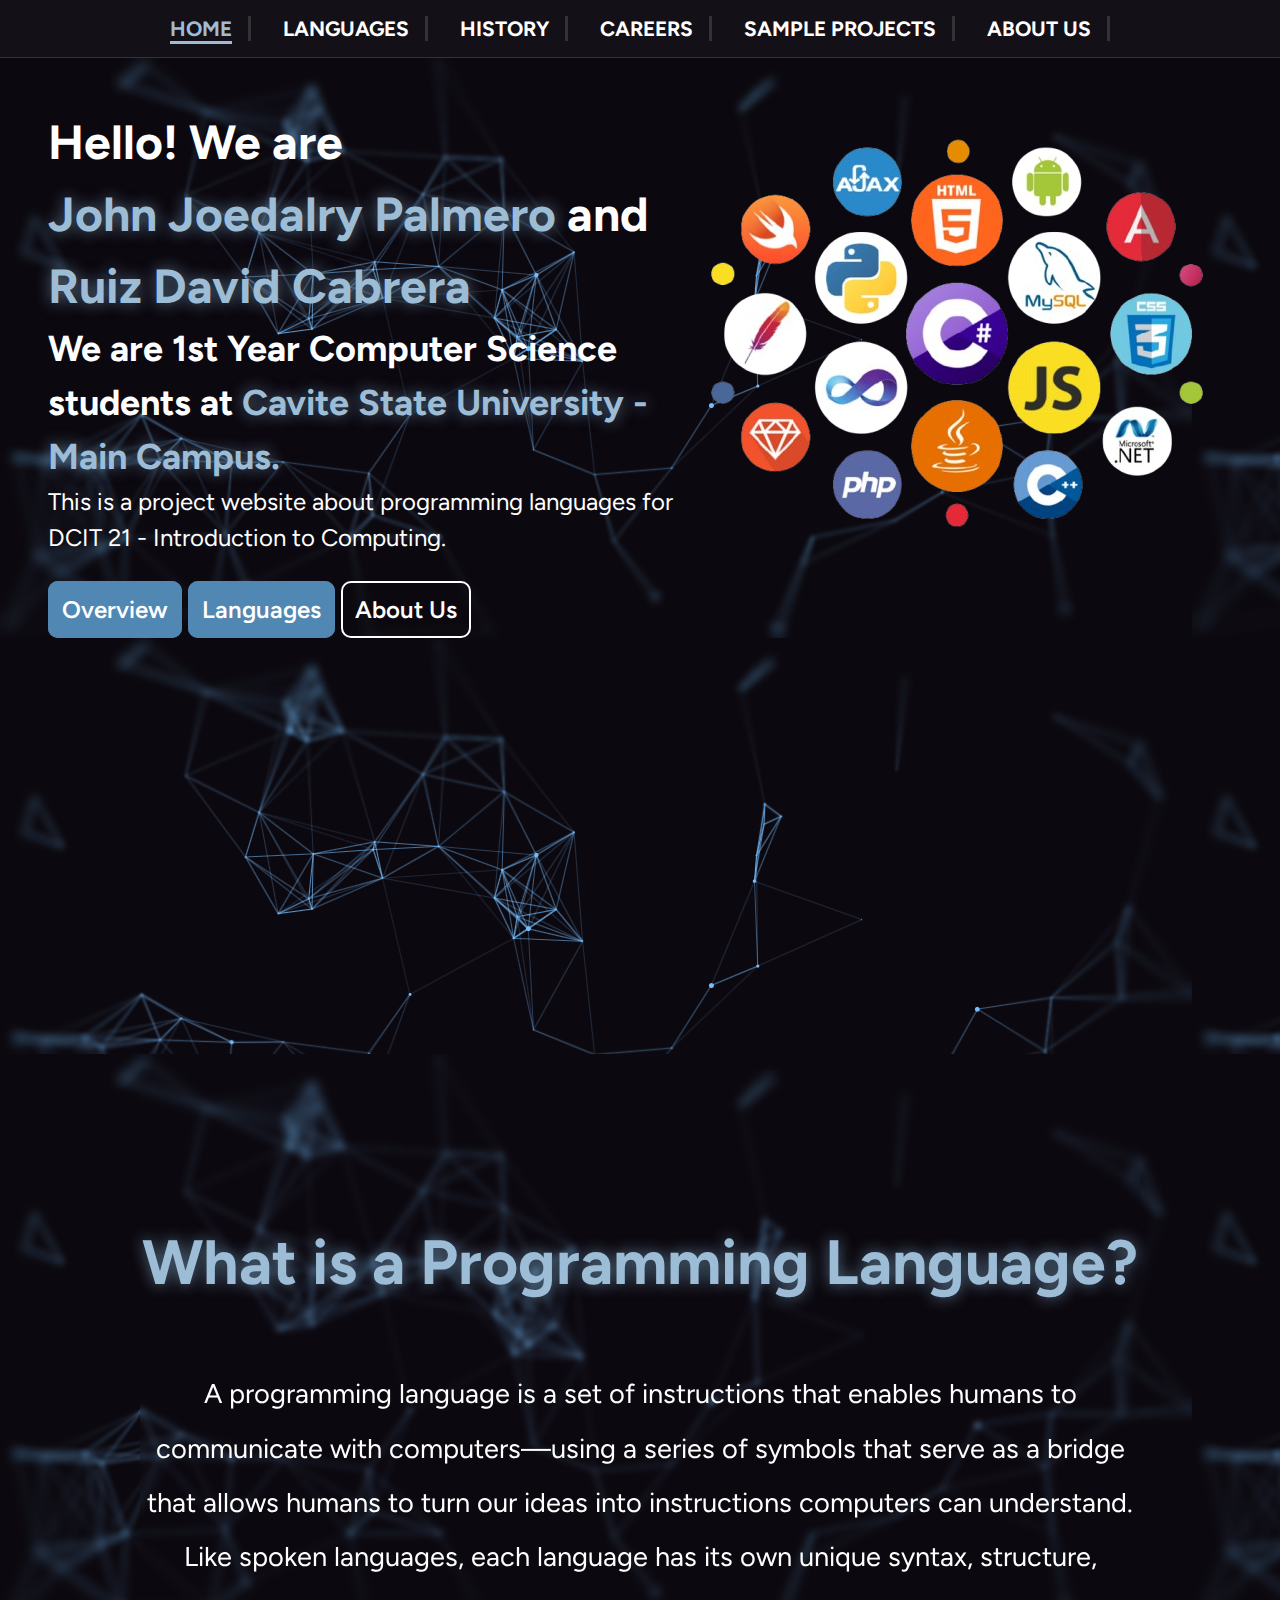
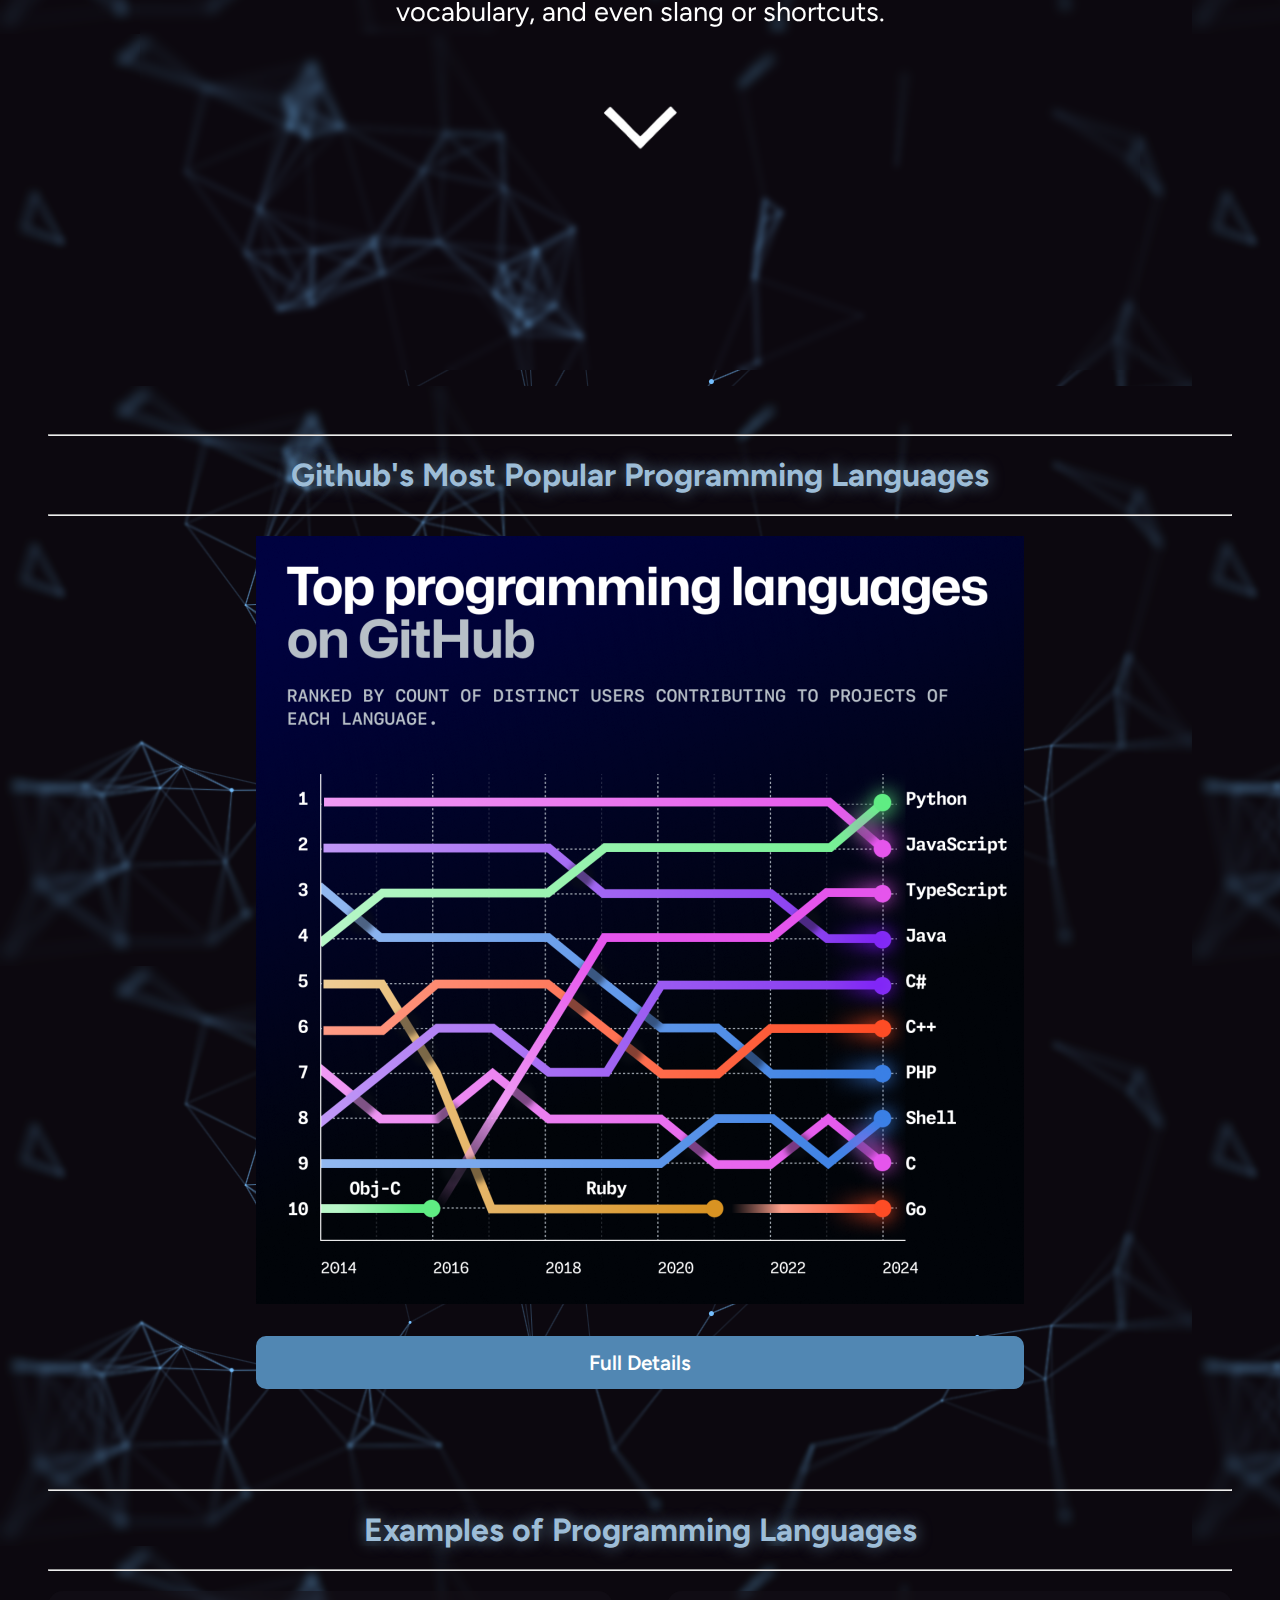
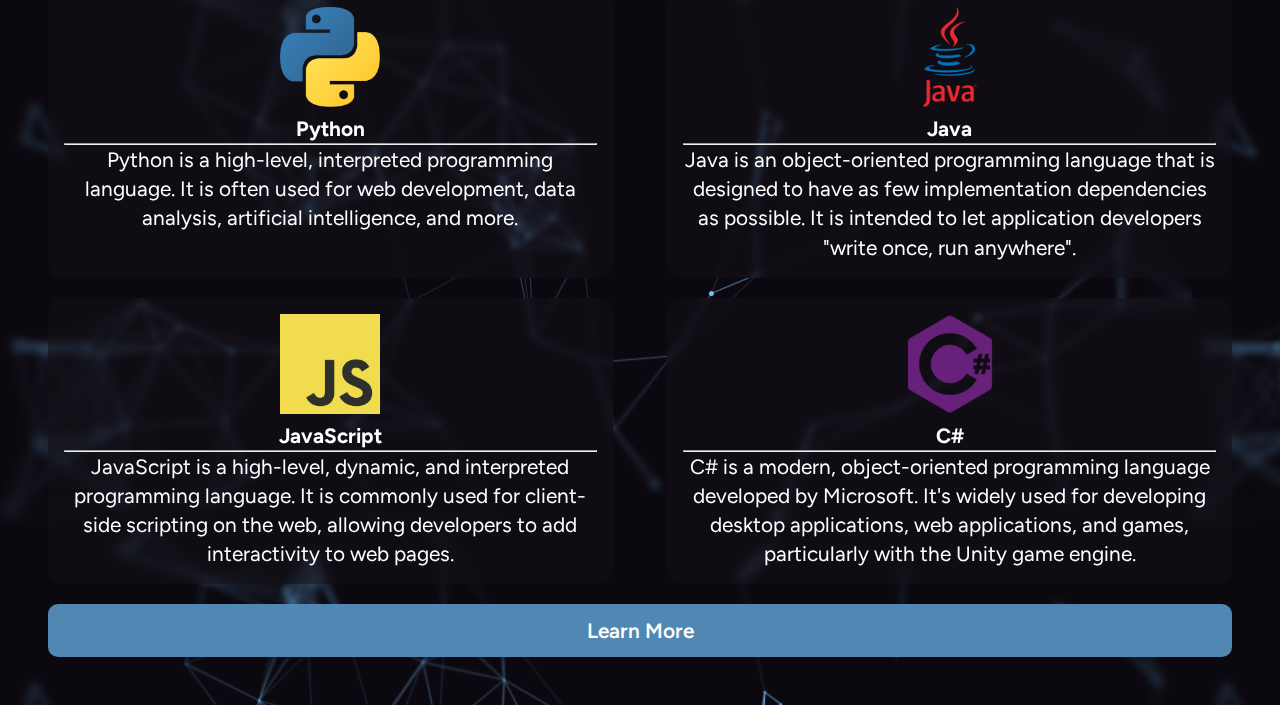
<file: index.html>
<!DOCTYPE html>
<html>
<head>
    <title>Home | DCIT21</title>
    <link rel="stylesheet" href="style.css">
    <meta name="viewport" content="width=device-width, initial-scale=1.0">
</head>
<body> 
    <div class="nav">
        <ul>
            <li><a href="index.html" style="color: #9DBDD7; border-bottom: 3px solid #9DBDD7;">HOME</a></li>
            <li><a href="languages.html">LANGUAGES</a></li>
            <li><a href="history.html">HISTORY</a></li>
            <li><a href="careers.html">CAREERS</a></li>
            <li><a href="projects.html">SAMPLE PROJECTS</a></li>
            <li><a href="about.html">ABOUT US</a></li>
        </ul>
    </div>

    <div class="container">
        <div class="img">
            <img src="images/programmer.png" alt="Programmer">
        </div>
        <div class="text">
            <h1>Hello! We are</h1>
            <h1><span>John Joedalry Palmero</span> and <span>Ruiz David Cabrera</span></h1>
            <h2>We are 1st Year Computer Science students at <span>Cavite State University - Main Campus.</span></h2>
            <p>This is a project website about programming languages for DCIT 21 - Introduction to Computing.</p> <br>
            <a href="#overview" class="overview-button">Overview</a>
            <a href="languages.html" class="languages-button">Languages</a>
            <a href="about.html" class="about-button">About Us</a>
        </div>
    </div>


    <div id="overview">
        <div class="overview-text">
            <h2><span>What is a Programming Language?</span></h2>
            <br>
            <p>A programming language is a set of instructions that enables humans to communicate with computers—using a series of symbols that serve as a bridge that allows humans to turn our ideas into instructions computers can understand. Like spoken languages, each language has its own unique syntax, structure, vocabulary, and even slang or shortcuts.</p>
            <a href="#examples" class="arrow-link"><img src="./images/arrowdown.png" alt="arrowdown" class="arrow-img"></a>
        </div>
    </div>
    <div id="examples">
        <hr>
        <h2><span>Github's Most Popular Programming Languages</span></h2>
        <hr>
        <div class="top-lang">
            <img src="images/top-lang.webp">
            <a href="https://github.blog/news-insights/octoverse/octoverse-2024/" class="languages-button">Full Details</a>
        </div>
        <hr>
        <h2><span>Examples of Programming Languages</span></h2>
        <hr>
        <div class="example-row">
            <div class="example">
                <img src="images/python.png" alt="Python">
                <p><strong>Python</strong></p>
                <hr>
                <p>Python is a high-level, interpreted programming language. It is often used for web development, data analysis, artificial intelligence, and more.</p>
            </div>
            <div class="example">
                <img src="images/java.png" alt="Java">
                <p><strong>Java</strong></p>
                <hr>
                <p>Java is an object-oriented programming language that is designed to have as few implementation dependencies as possible. It is intended to let application developers "write once, run anywhere".</p>
            </div>
        </div>
        <div class="example-row">
            <div class="example">
                <img src="images/javascript.png" alt="JavaScript">
                <p><strong>JavaScript</strong></p>
                <hr>
                <p>JavaScript is a high-level, dynamic, and interpreted programming language. It is commonly used for client-side scripting on the web, allowing developers to add interactivity to web pages.</p>
            </div>
            <div class="example">
                <img src="images/csharp.png" alt="C#">
                <p><strong>C#</strong></p>
                <hr>
                <p>C# is a modern, object-oriented programming language developed by Microsoft. It's widely used for developing desktop applications, web applications, and games, particularly with the Unity game engine.</p>
            </div>
        </div>
        <a href="languages.html" class="languages-button">Learn More</a>
    </div>
</body>
</html>
</file>
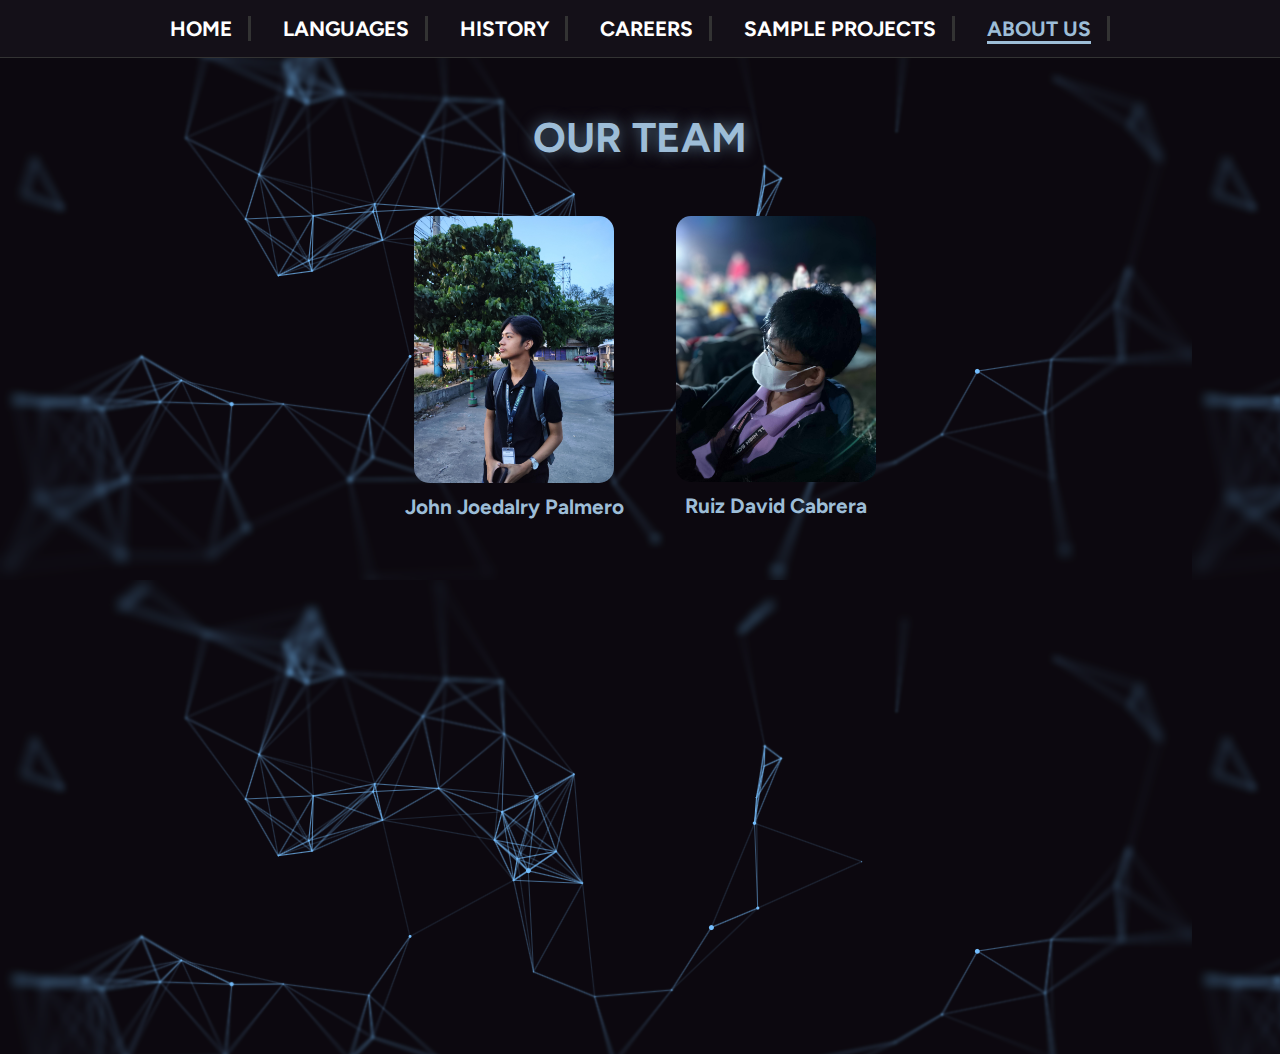
<file: about.html>
<!DOCTYPE html>
<html>
<head>
    <title>About Us | DCIT21</title>
    <link rel="stylesheet" href="style.css">
    <link rel="stylesheet" href="fonts/fontawesome/css/all.min.css">
    <meta name="viewport" content="width=device-width, initial-scale=1.0">
    <style>
        body {
            background-image: url(./images/background-blur.png);
        }
    </style>
</head>
<body> 
    <div class="nav">
        <ul>
            <li><a href="index.html">HOME</a></li>
            <li><a href="languages.html">LANGUAGES</a></li>
            <li><a href="history.html">HISTORY</a></li>
            <li><a href="careers.html">CAREERS</a></li>
            <li><a href="projects.html">SAMPLE PROJECTS</a></li>
            <li><a href="about.html" style="color: #9DBDD7; border-bottom: 3px solid #9DBDD7;">ABOUT US</a></li>
        </ul>
    </div>
    
    <div class="about">
        <h1><span>OUR TEAM</span></h1>
        <div class="profiles">
            <input type="radio" id="profile1-radio" name="profile" hidden>
            <label for="profile1-radio" class="profile">
                <img src="images/joedalry.jpeg" alt="John">
                <p><strong>John Joedalry Palmero</strong></p>
                <div class="details">
                    <h2>JOHN JOEDALRY B. PALMERO</h2>
                    <h3>General Trias, Cavite</h3><br>
                    <h4>Computer Science Student</h4>
                    <hr style="border: solid 1px;">
                    <br>
                    <h3>Education</h3>
                    <hr>
                    <br>
                    <h4>
                        Cavite State University - Indang Campus 
                        <span>2024 - Present</span>
                    </h4>
                    <i>BS Computer Science</i>
                    <ul>
                        <li>AWS Learning Club - Spade - Student Developer</li>
                    </ul>
                    <br>
                    <h4>
                        AMA College Cavite
                        <span>2022-2024</span>
                    </h4>
                    <i>STEM</i>
                    <br> <br>
                    <h3>Skills</h3>
                    <hr>
                    <br>
                    <h4>Programming Languages:</h4>
                    <ul>
                        <li>Python</li>
                        <li>Java</li>
                        <li>HTML</li>
                        <li>CSS</li>
                    </ul>
                    <br>
                    <h3>Contact information</h3>
                    <hr>
                    <div class="contact-links">
                        <a href="https://www.facebook.com/johnjoedalry.palmero" target="_blank" class="fa-brands fa-facebook"></a>
                        <a href="https://www.linkedin.com/in/johnjoedalrypalmero/" target="_blank" class="fa-brands fa-linkedin"></a>
                        <a href="https://github.com/joedalrydev" target="_blank" class="fa-brands fa-github"></a>
                        <a href="https://mail.google.com/mail/?view=cm&fs=1&to=palmero.johnjoedalry@gmail.com" target="_blank">
                          <i class="fa fa-envelope"></i>
                        </a>
                    </div>
                </div>
            </label>
        
            <input type="radio" id="profile2-radio" name="profile" hidden>
            <label for="profile2-radio" class="profile">
                <img src="images/ruiz.jpeg" alt="Ruiz">
                <p><strong>Ruiz David Cabrera</strong></p>
                <div class="details">
                    <h2>RUIZ DAVID L. CABRERA</h2><br>
                    <h4>Computer Science Student</h3>
                    <br>
                    <hr style="border: solid 1px;">
                    <br>
                    <h3>Education</h3>
                    <hr>
                    <br>
                    <h4>
                        Cavite State University - Indang Campus 
                        <span>2024 - Present</span>
                    </h4>
                    <i>BS Computer Science</i>
                    <ul>
                        <li>ENCRYPT - Computer Science Students Association - Committee on Audit</li>
                    </ul>
                    <br>
                    <h4>
                        Amadeo National High School
                        <span>2022-2024</span>
                    </h4>
                    <i>STEM</i>
                    <ul>
                        <li>Member of ENIGMA Math Club</li>
                    </ul>
                    <br>
                    <h3>Skills</h3>
                    <hr>
                    <br>
                    <h4>Programming Languages:</h4>
                    <ul>
                        <li>C</li>
                        <li>Python</li>
                        <li>Java</li>
                        <li>HTML</li>
                        <li>CSS</li>
                    </ul>
                    <br>
                    <h3>Contact information</h3>
                    <hr>
                    <br>
                    <div class="contact-links">
                        <a href="https://www.facebook.com/rzdvd" target="_blank" class="fa-brands fa-facebook"></a>
                        <a href="https://www.linkedin.com/in/ruiz-david-cabrera/" target="_blank" class="fa-brands fa-linkedin"></a>
                        <a href="https://github.com/rzdvd" target="_blank" class="fa-brands fa-github"></a>
                        <a href="https://mail.google.com/mail/?view=cm&fs=1&to=ruizdavidcabrera@gmail.com" target="_blank">
                          <i class="fa fa-envelope"></i>
                        </a>
                    </div>
                </div>
            </label>
        </div>
    </div>        
</body>
</html>
</file>
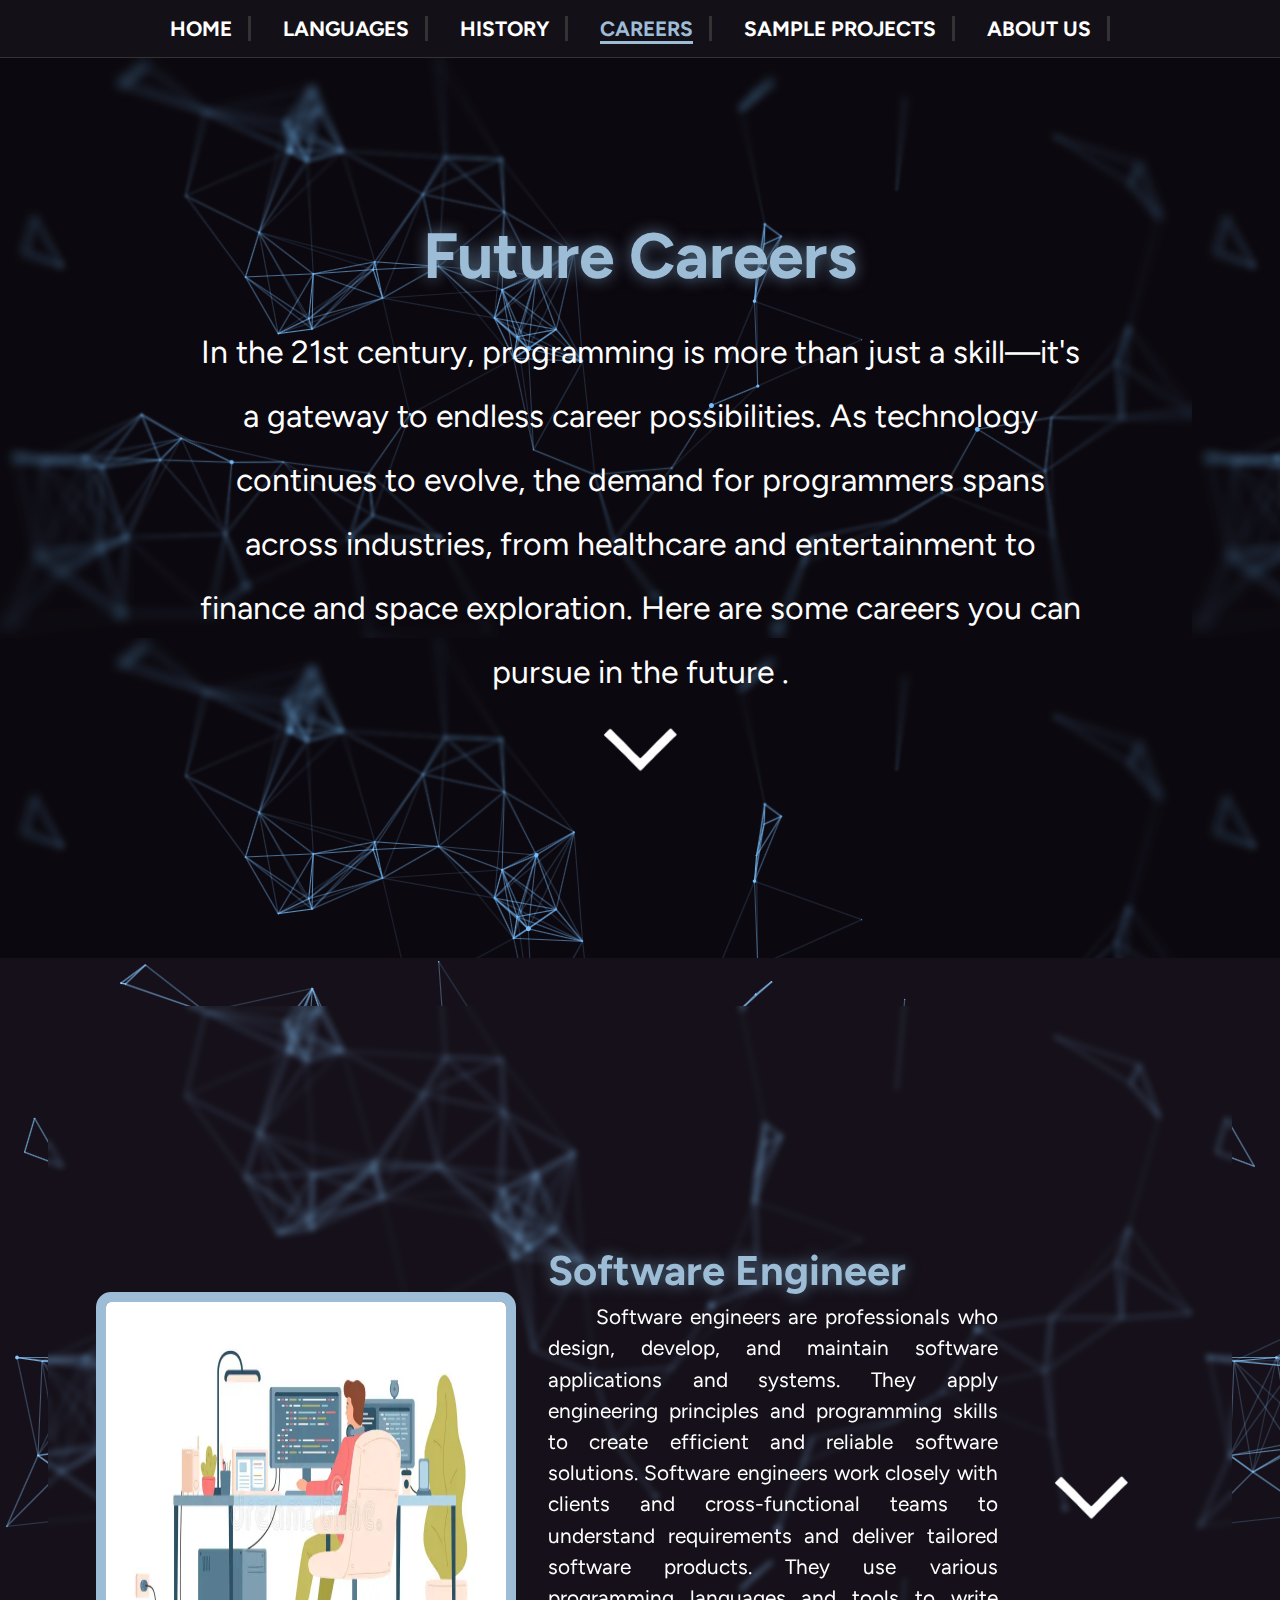
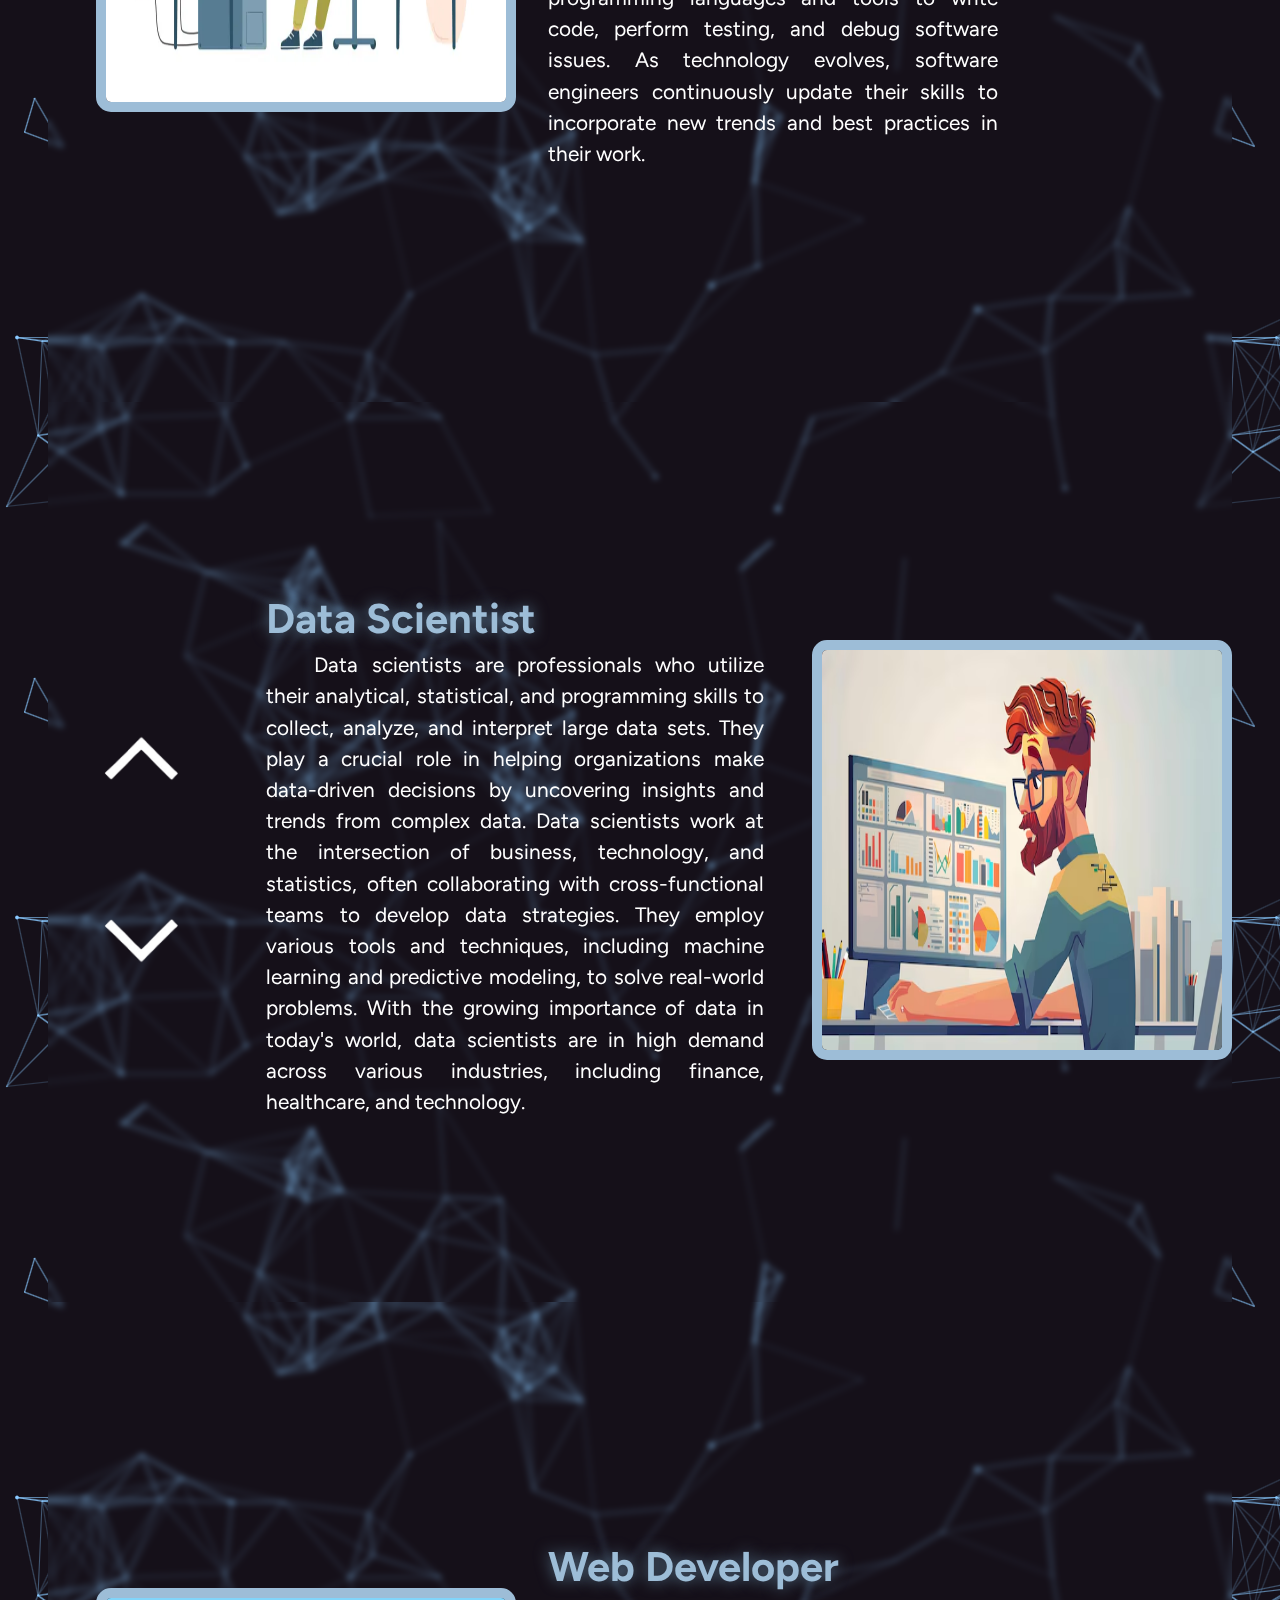
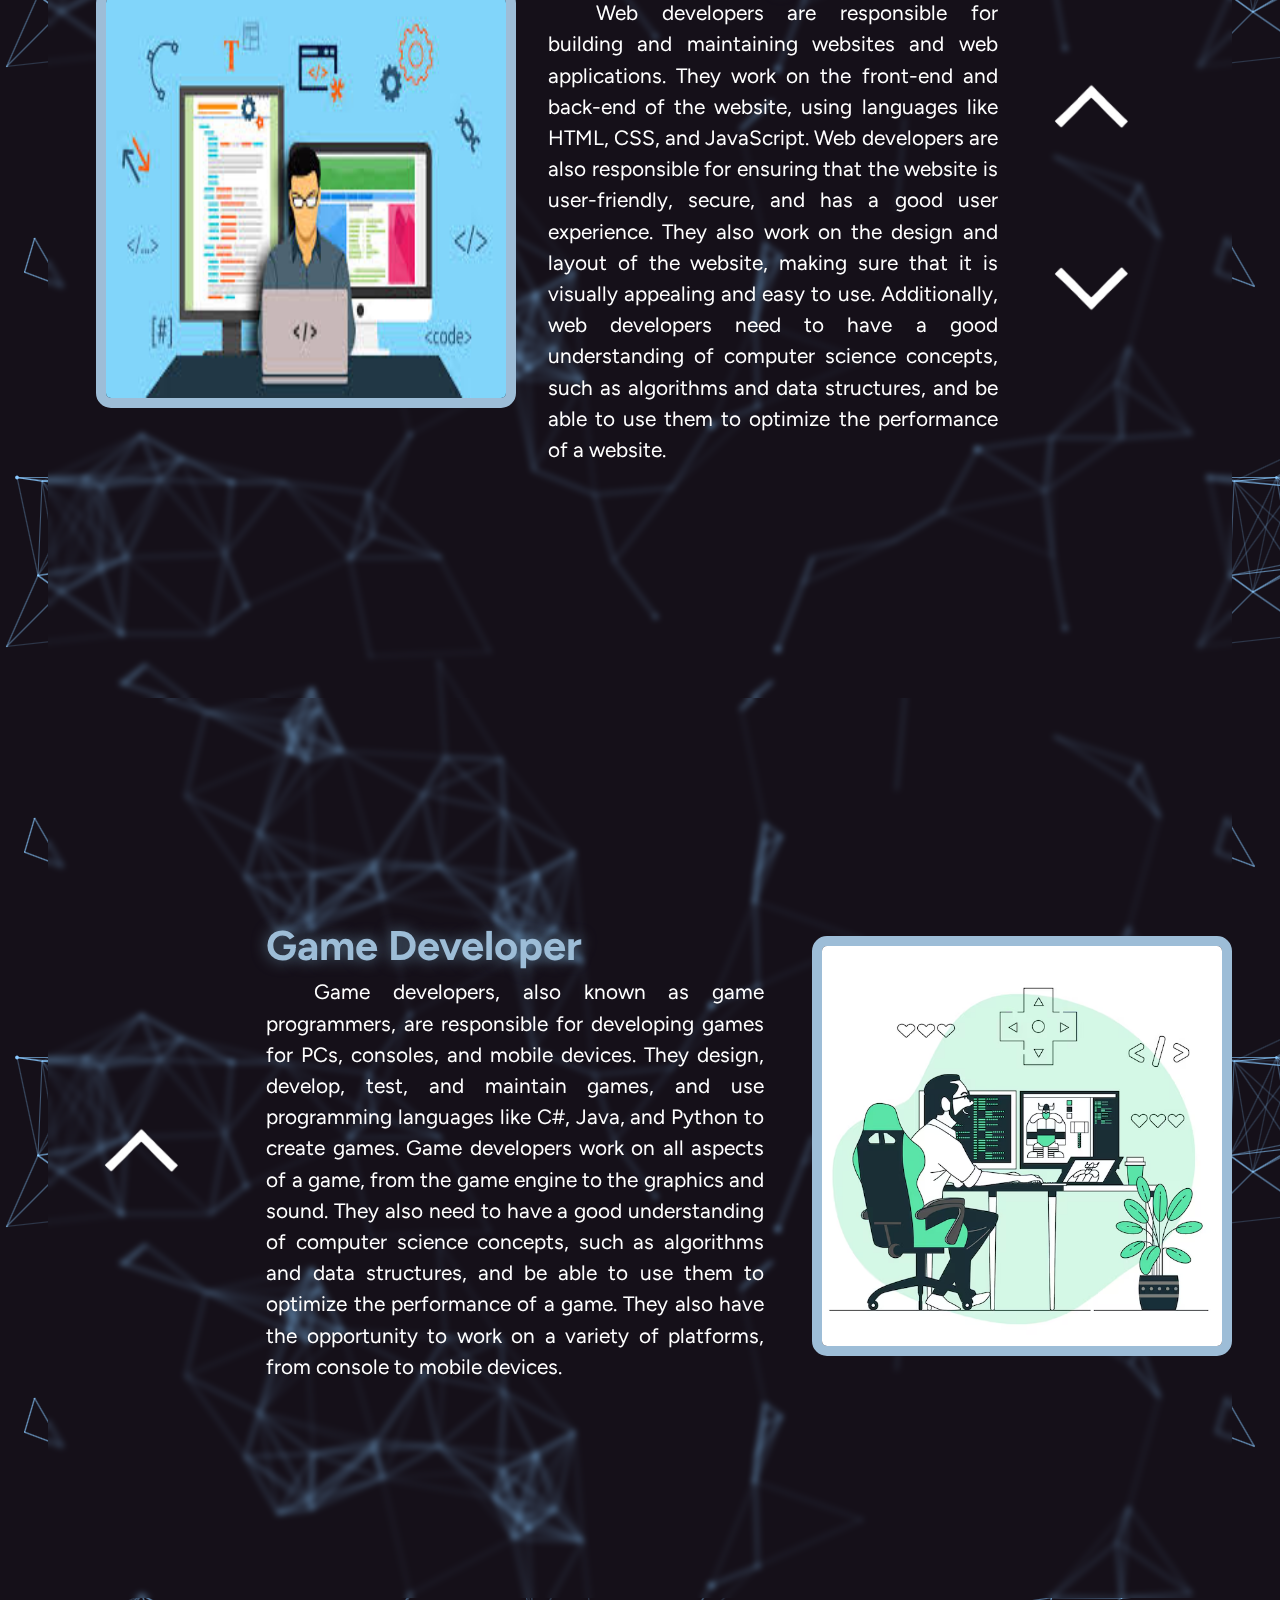
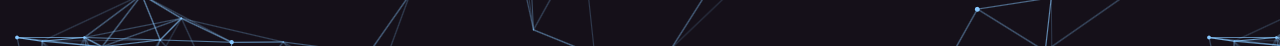
<file: careers.html>
<!DOCTYPE html>
<html>
<head>
    <meta name="viewport" content="width=device-width, initial-scale=1.0">
    <title>Careers | DCIT21</title>
    <link rel="stylesheet" href="style.css">
</head>
<body>
    <div class="nav">
        <ul>
            <li><a href="index.html">HOME</a></li>
            <li><a href="languages.html">LANGUAGES</a></li>
            <li><a href="history.html">HISTORY</a></li>
            <li><a href="careers.html" style="color: #9DBDD7; border-bottom: 3px solid #9DBDD7;">CAREERS</a></li>
            <li><a href="projects.html">SAMPLE PROJECTS</a></li>
            <li><a href="about.html">ABOUT US</a></li>
        </ul>
    </div>

    <div class="careers-overview">
        <div class="careers-overview-text">
            <h1><span>Future Careers</span></h1>
            <p>In the 21st century, programming is more than just a skill—it's a gateway to endless career possibilities. As technology continues to evolve, the demand for programmers spans across industries, from healthcare and entertainment to finance and space exploration. Here are some careers you can pursue in the future .</p>
            <a href="#software-engineer" class="arrow-link"><img src="./images/arrowdown.png" alt="arrowdown" class="arrow-img"></a>
        </div>
    </div>

    <div class="careers">
        <div id="software-engineer">
            <div class="career-img">
                <img src="images/software-engineer.webp">
            </div>
            <div class="career-description">
                <h1><span>Software Engineer</span></h1>
                <p style="text-indent: 3rem;">Software engineers are professionals who design, develop, and maintain software applications and systems. They apply engineering principles and programming skills to create efficient and reliable software solutions. Software engineers work closely with clients and cross-functional teams to understand requirements and deliver tailored software products. They use various programming languages and tools to write code, perform testing, and debug software issues. As technology evolves, software engineers continuously update their skills to incorporate new trends and best practices in their work.</p>
            </div>
            <a href="#data-scientist" class="arrow-link"><img src="./images/arrowdown.png" alt="arrowdown" class="arrow-img"></a>
        </div>
        <div id="data-scientist">
            <div class="career-img-right">
                <img src="images/data-scientist.avif">
            </div>
            <div class="career-description" style="padding-right: 3rem;">
                <h1><span>Data Scientist</span></h1>
                <p style="text-indent: 3rem;">Data scientists are professionals who utilize their analytical, statistical, and programming skills to collect, analyze, and interpret large data sets. They play a crucial role in helping organizations make data-driven decisions by uncovering insights and trends from complex data. Data scientists work at the intersection of business, technology, and statistics, often collaborating with cross-functional teams to develop data strategies. They employ various tools and techniques, including machine learning and predictive modeling, to solve real-world problems. With the growing importance of data in today's world, data scientists are in high demand across various industries, including finance, healthcare, and technology.</p>
            </div>
            <div class="arrows">
                <a href="#software-engineer" class="arrow-link"><img src="./images/arrowup.png" alt="arrowup" class="arrow-img"></a>
                <a href="#web-developer" class="arrow-link"><img src="./images/arrowdown.png" alt="arrowdown" class="arrow-img"></a>
            </div>
        </div>
        <div id="web-developer">
            <div class="career-img">
                <img src="images/web-developer.jpg">
            </div>
            <div class="career-description">
                <h1><span>Web Developer</span></h1>
                <p style="text-indent: 3rem;">Web developers are responsible for building and maintaining websites and web applications. They work on the front-end and back-end of the website, using languages like HTML, CSS, and JavaScript. Web developers are also responsible for ensuring that the website is user-friendly, secure, and has a good user experience. They also work on the design and layout of the website, making sure that it is visually appealing and easy to use. Additionally, web developers need to have a good understanding of computer science concepts, such as algorithms and data structures, and be able to use them to optimize the performance of a website.</p>
            </div>
            <div class="arrows">
                <a href="#data-scientist" class="arrow-link"><img src="./images/arrowup.png" alt="arrowup" class="arrow-img"></a>
                <a href="#game-developer" class="arrow-link"><img src="./images/arrowdown.png" alt="arrowdown" class="arrow-img"></a>
            </div>
        </div>
        <div id="game-developer">
            <div class="career-img-right">
                <img src="images/game-developer.avif">
            </div>
            <div class="career-description" style="padding-right: 3rem;">
                <h1><span>Game Developer</span></h1>
                <p style="text-indent: 3rem;">Game developers, also known as game programmers, are responsible for developing games for PCs, consoles, and mobile devices. They design, develop, test, and maintain games, and use programming languages like C#, Java, and Python to create games. Game developers work on all aspects of a game, from the game engine to the graphics and sound. They also need to have a good understanding of computer science concepts, such as algorithms and data structures, and be able to use them to optimize the performance of a game. They also have the opportunity to work on a variety of platforms, from console to mobile devices.</p>
            </div>
            <a href="#web-developer" class="arrow-link"><img src="./images/arrowup.png" alt="arrowup" class="arrow-img"></a>
        </div>
    </div>
</body>
</html>
</file>
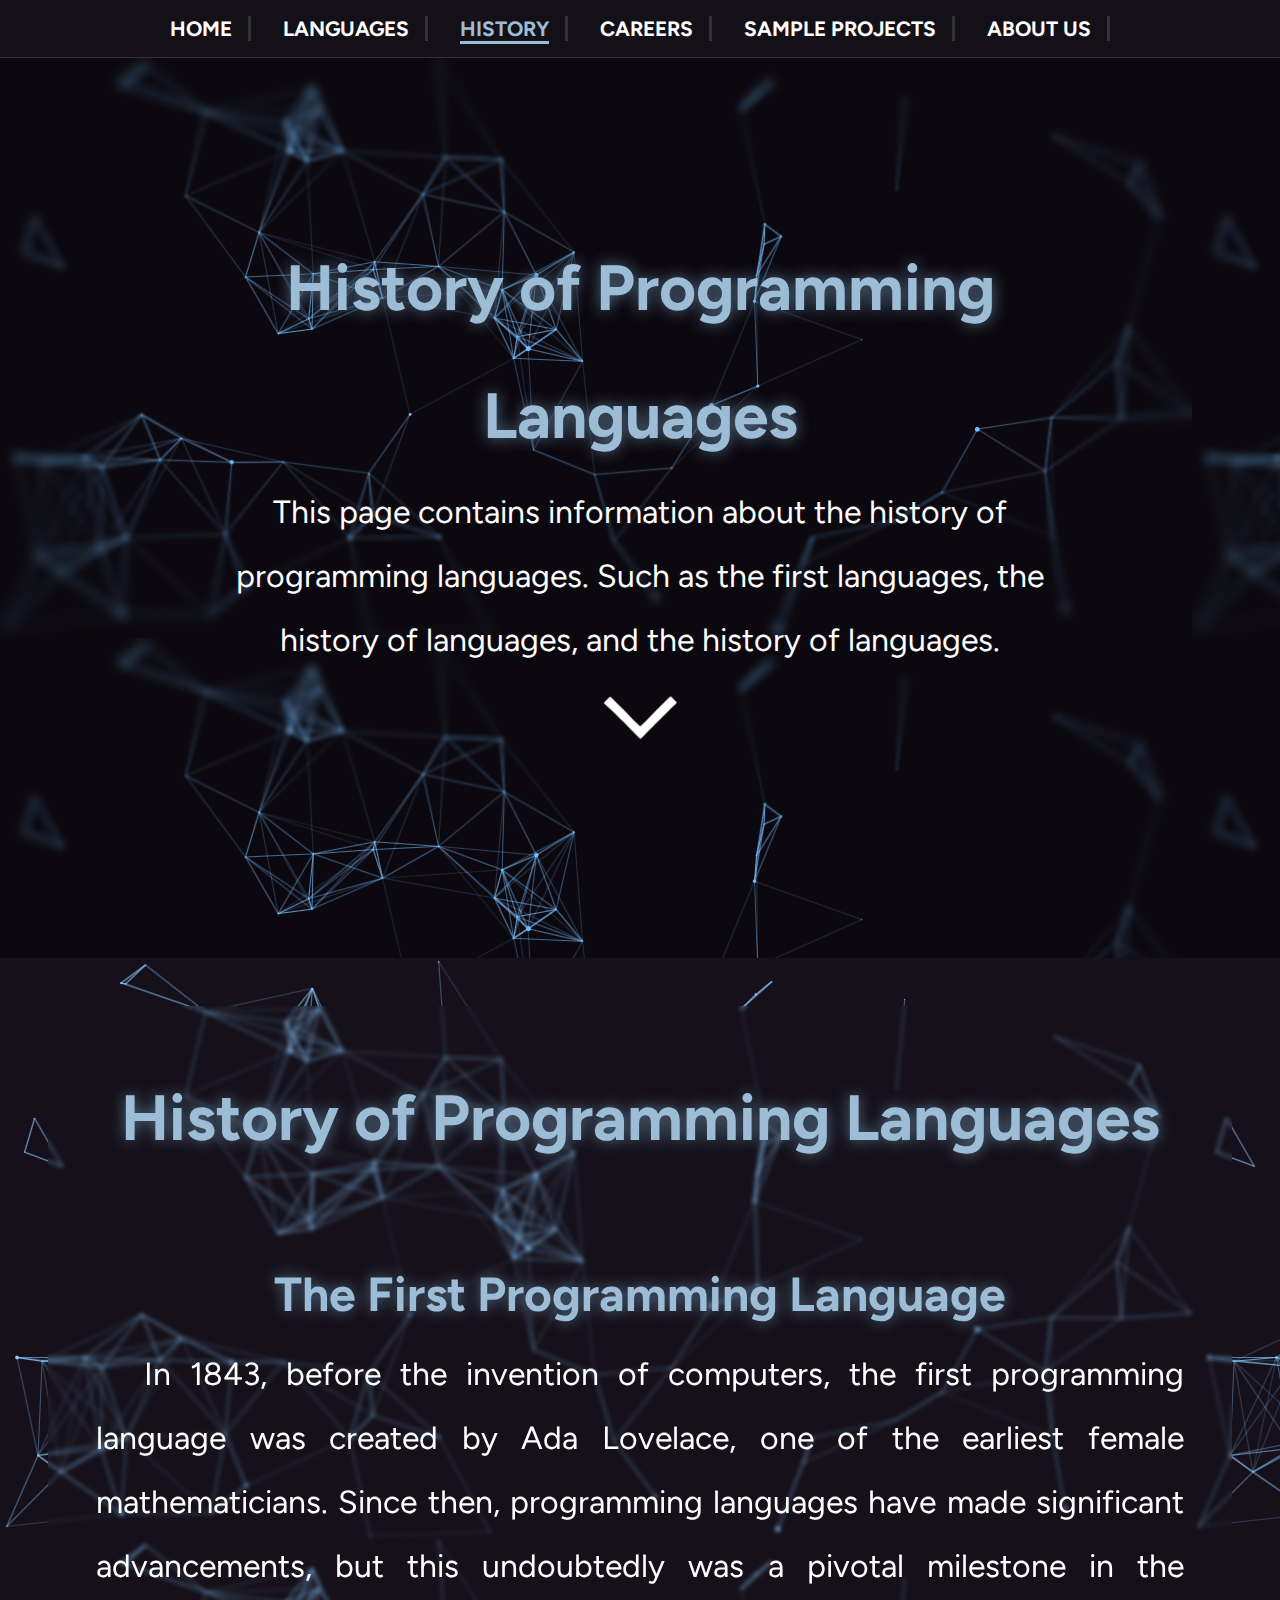
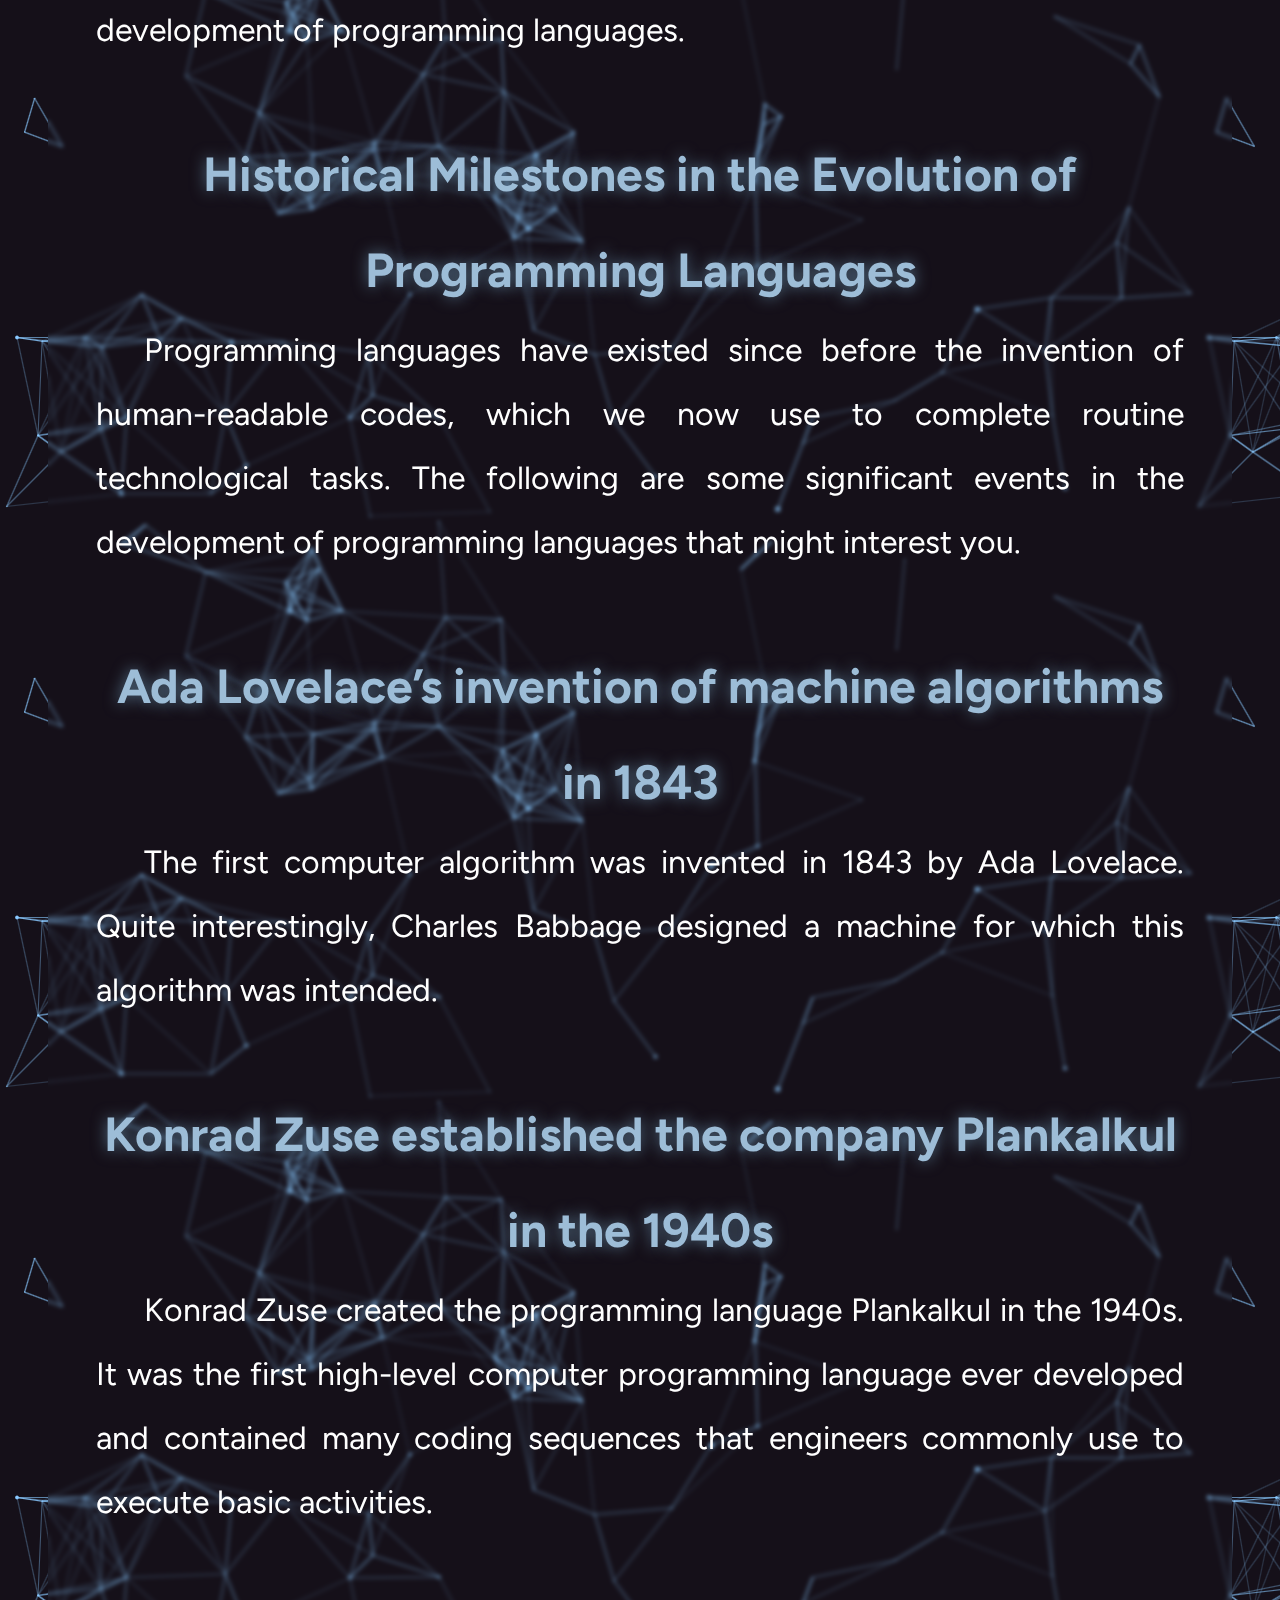
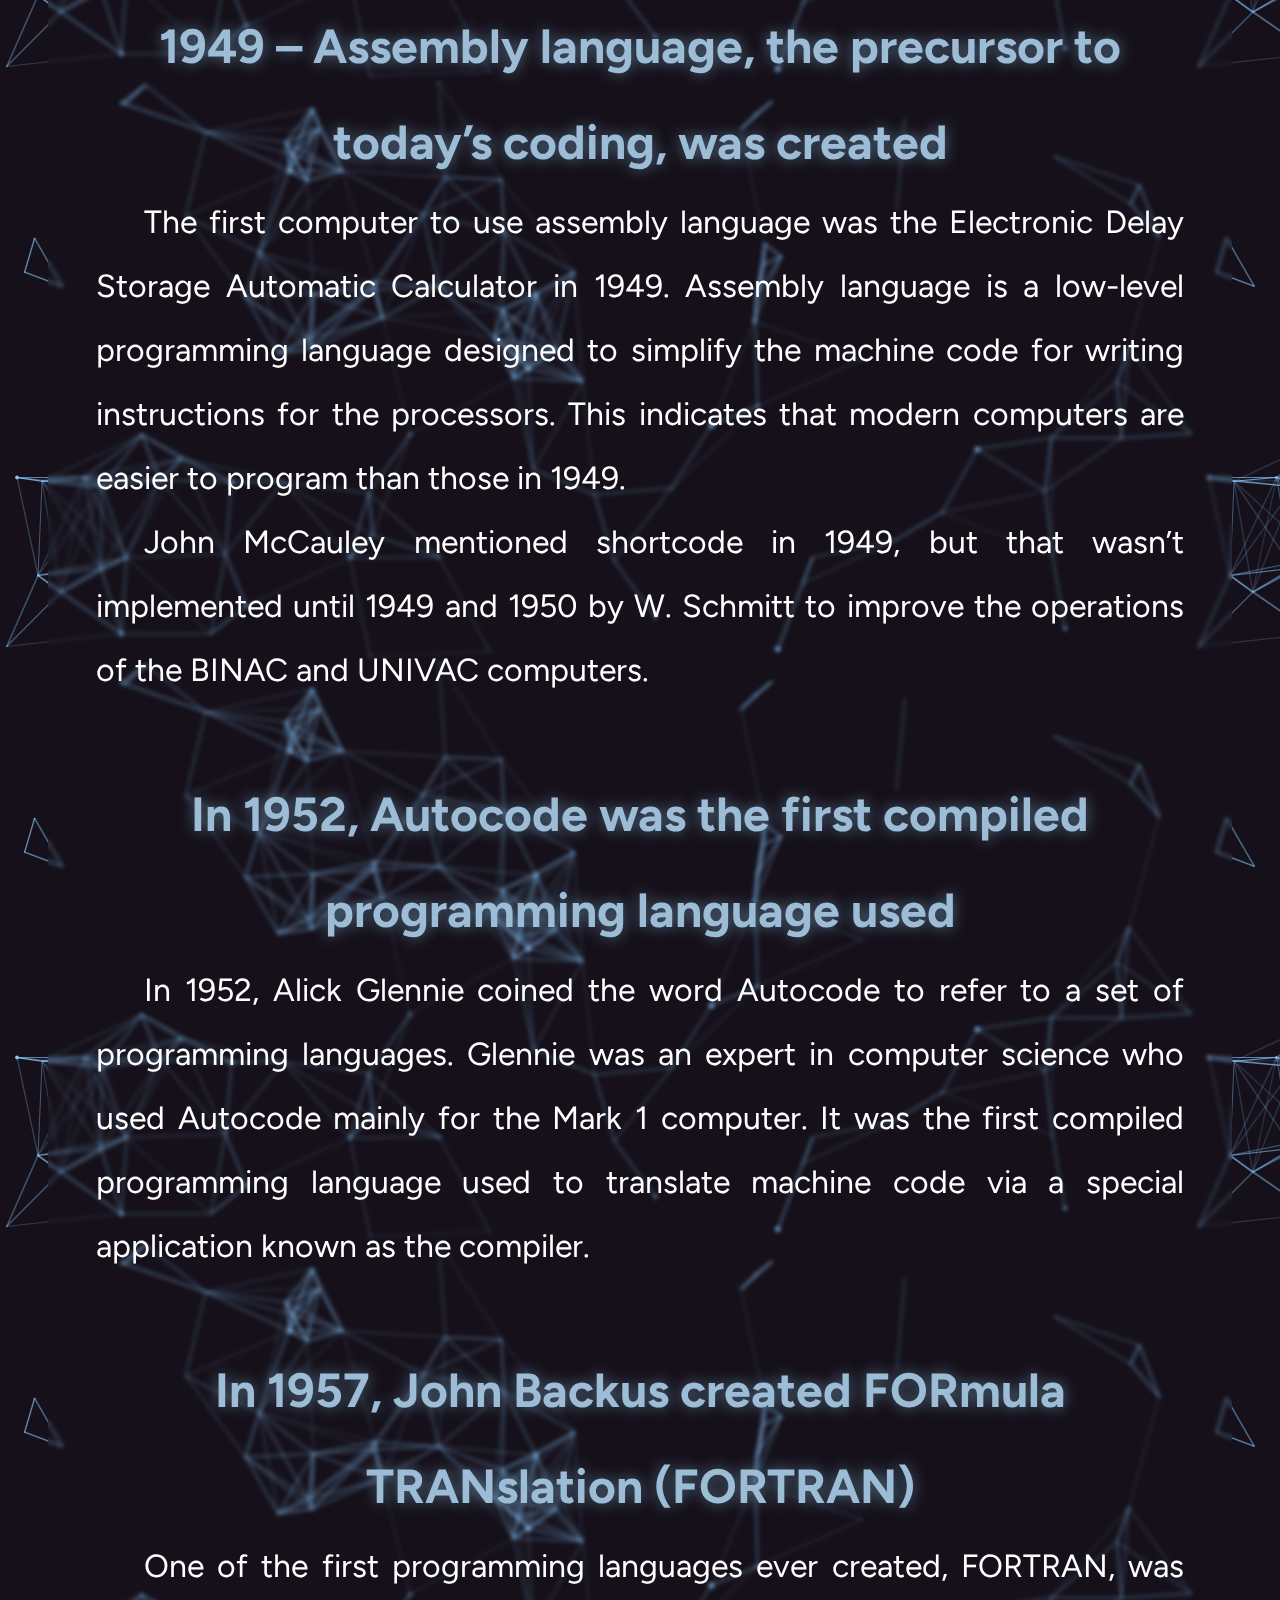
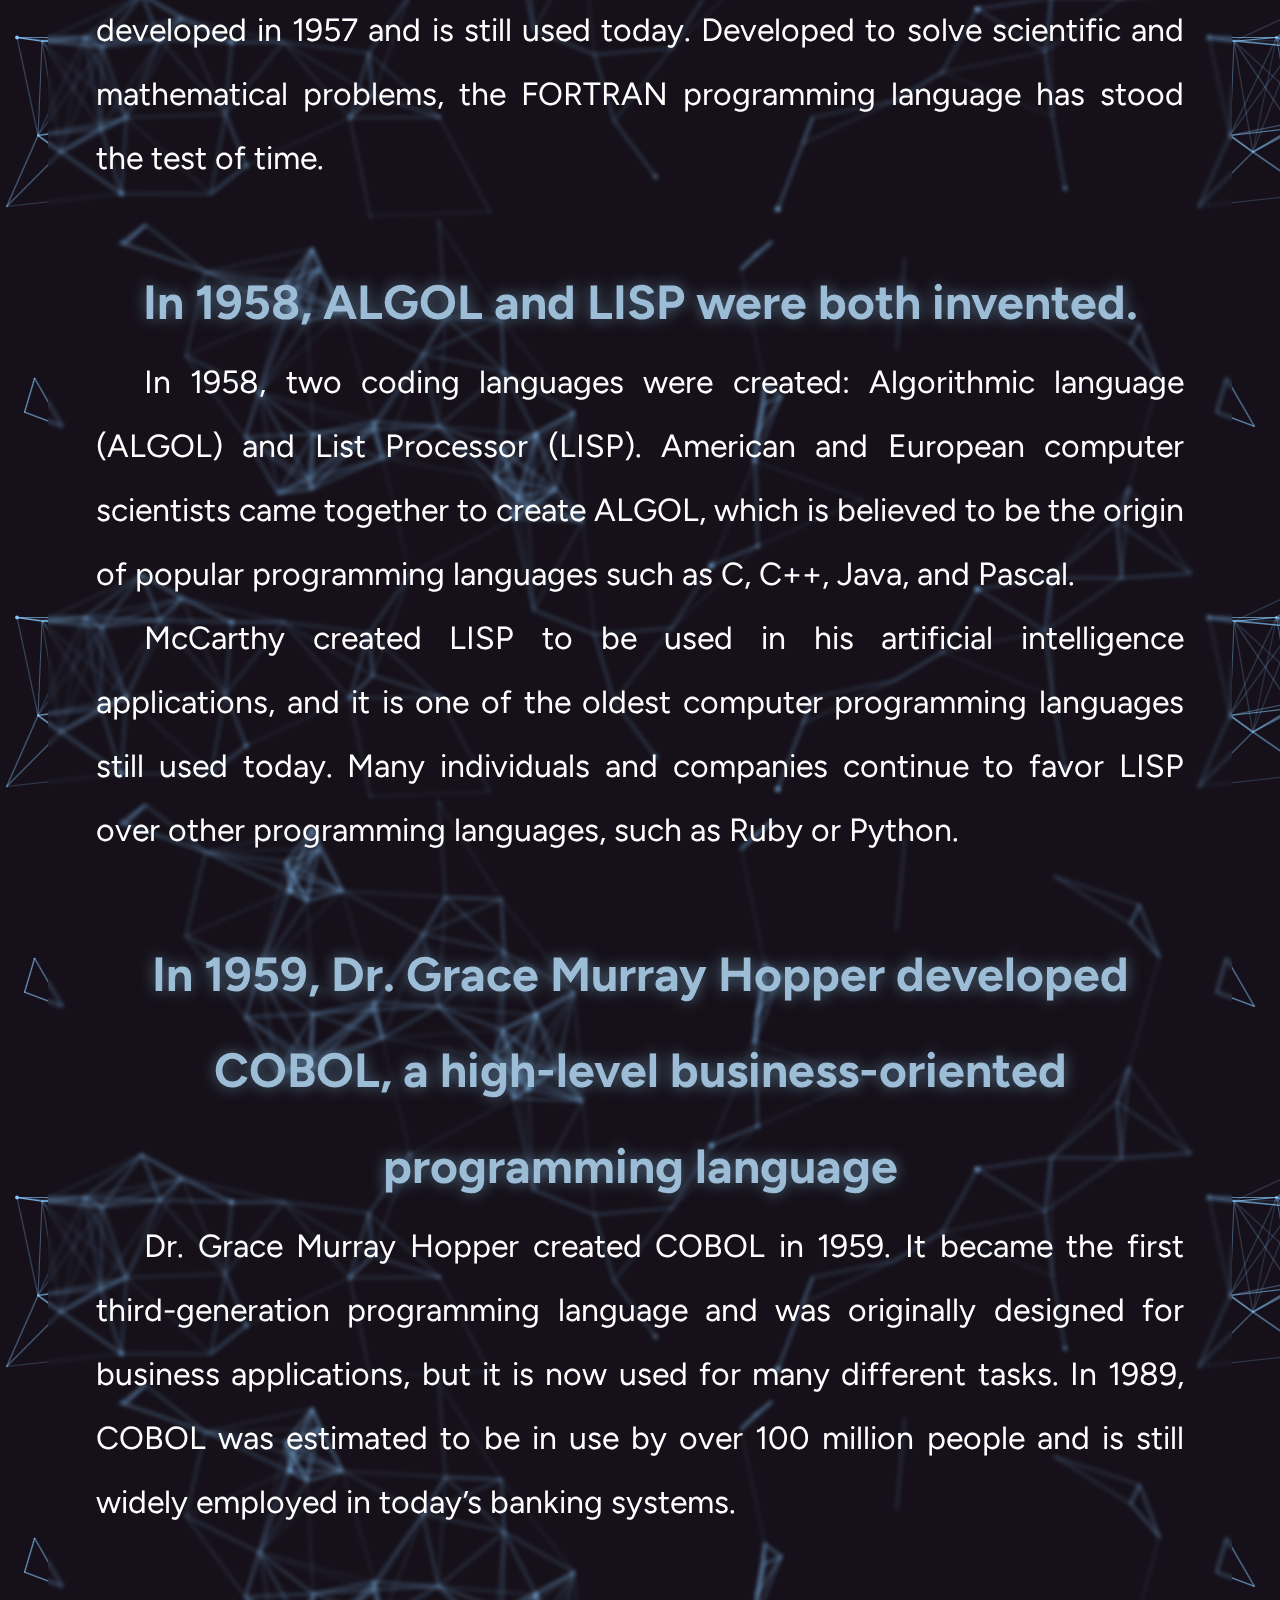
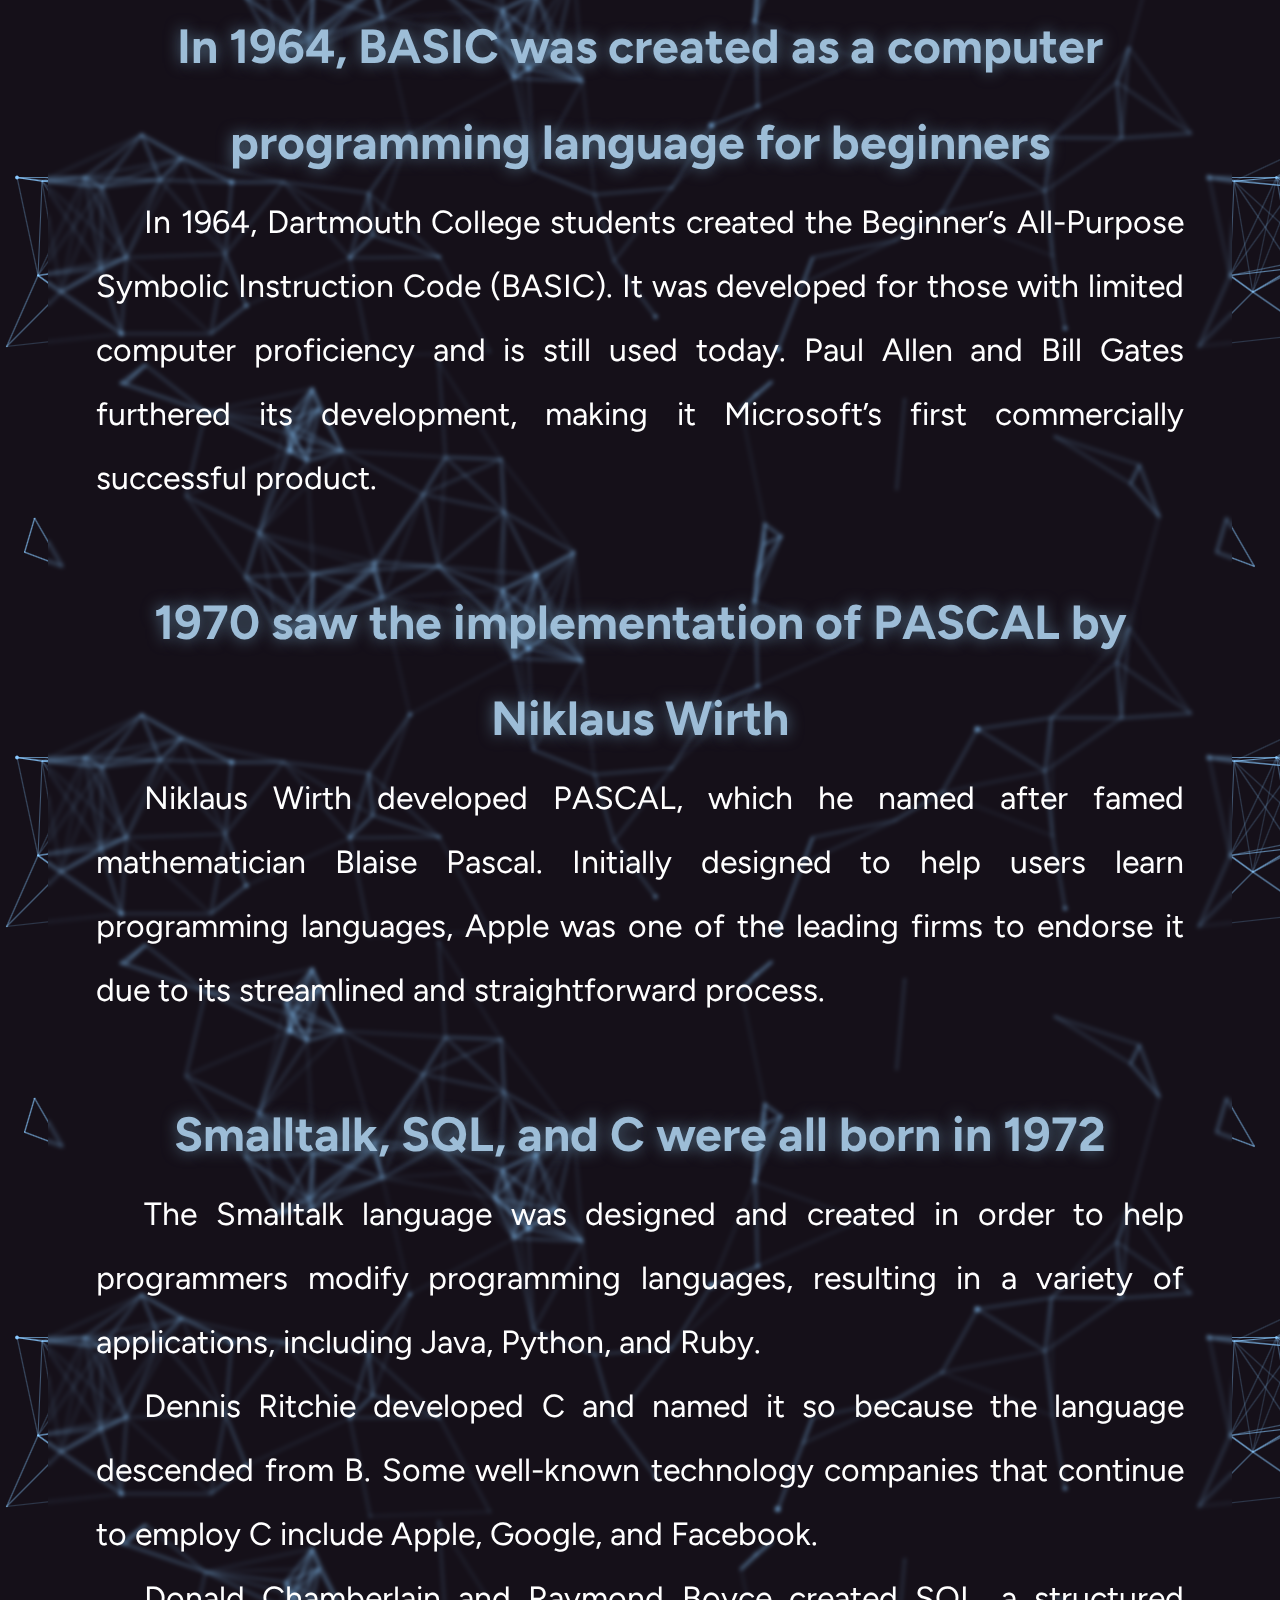
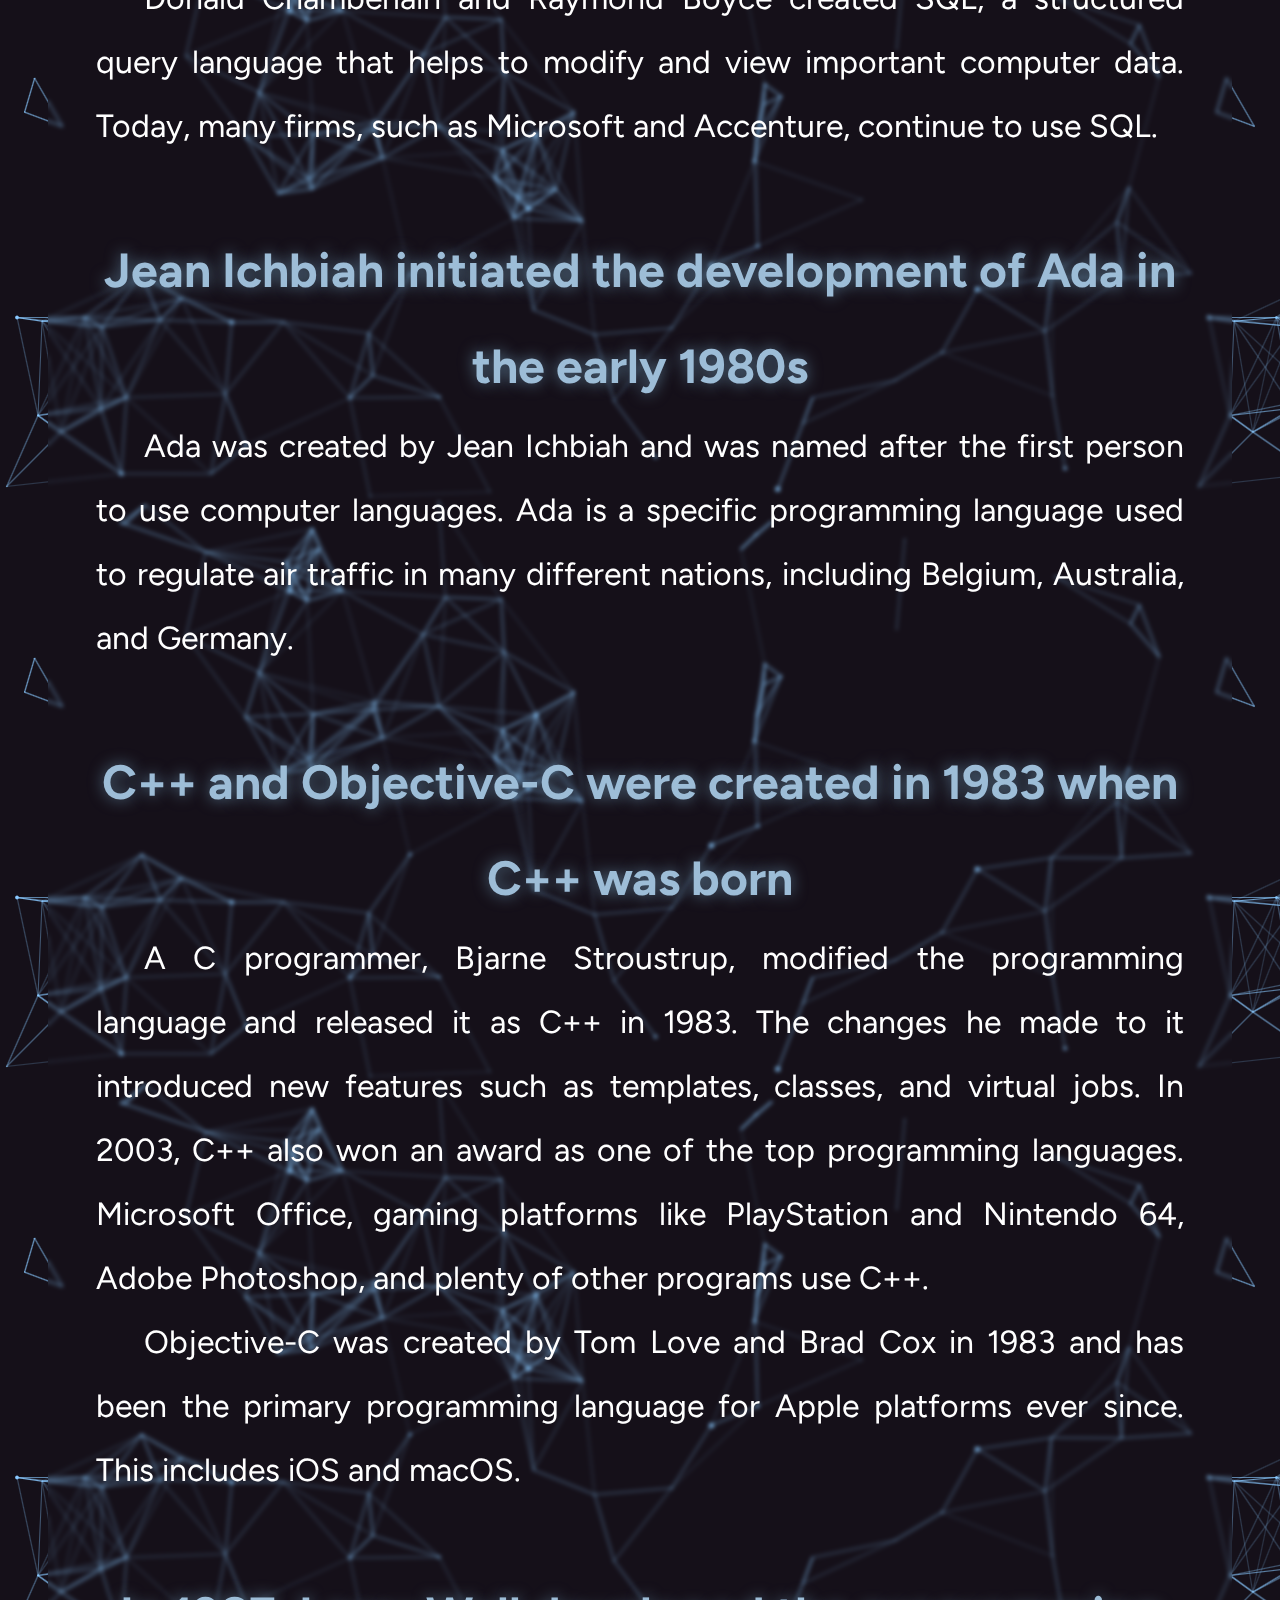
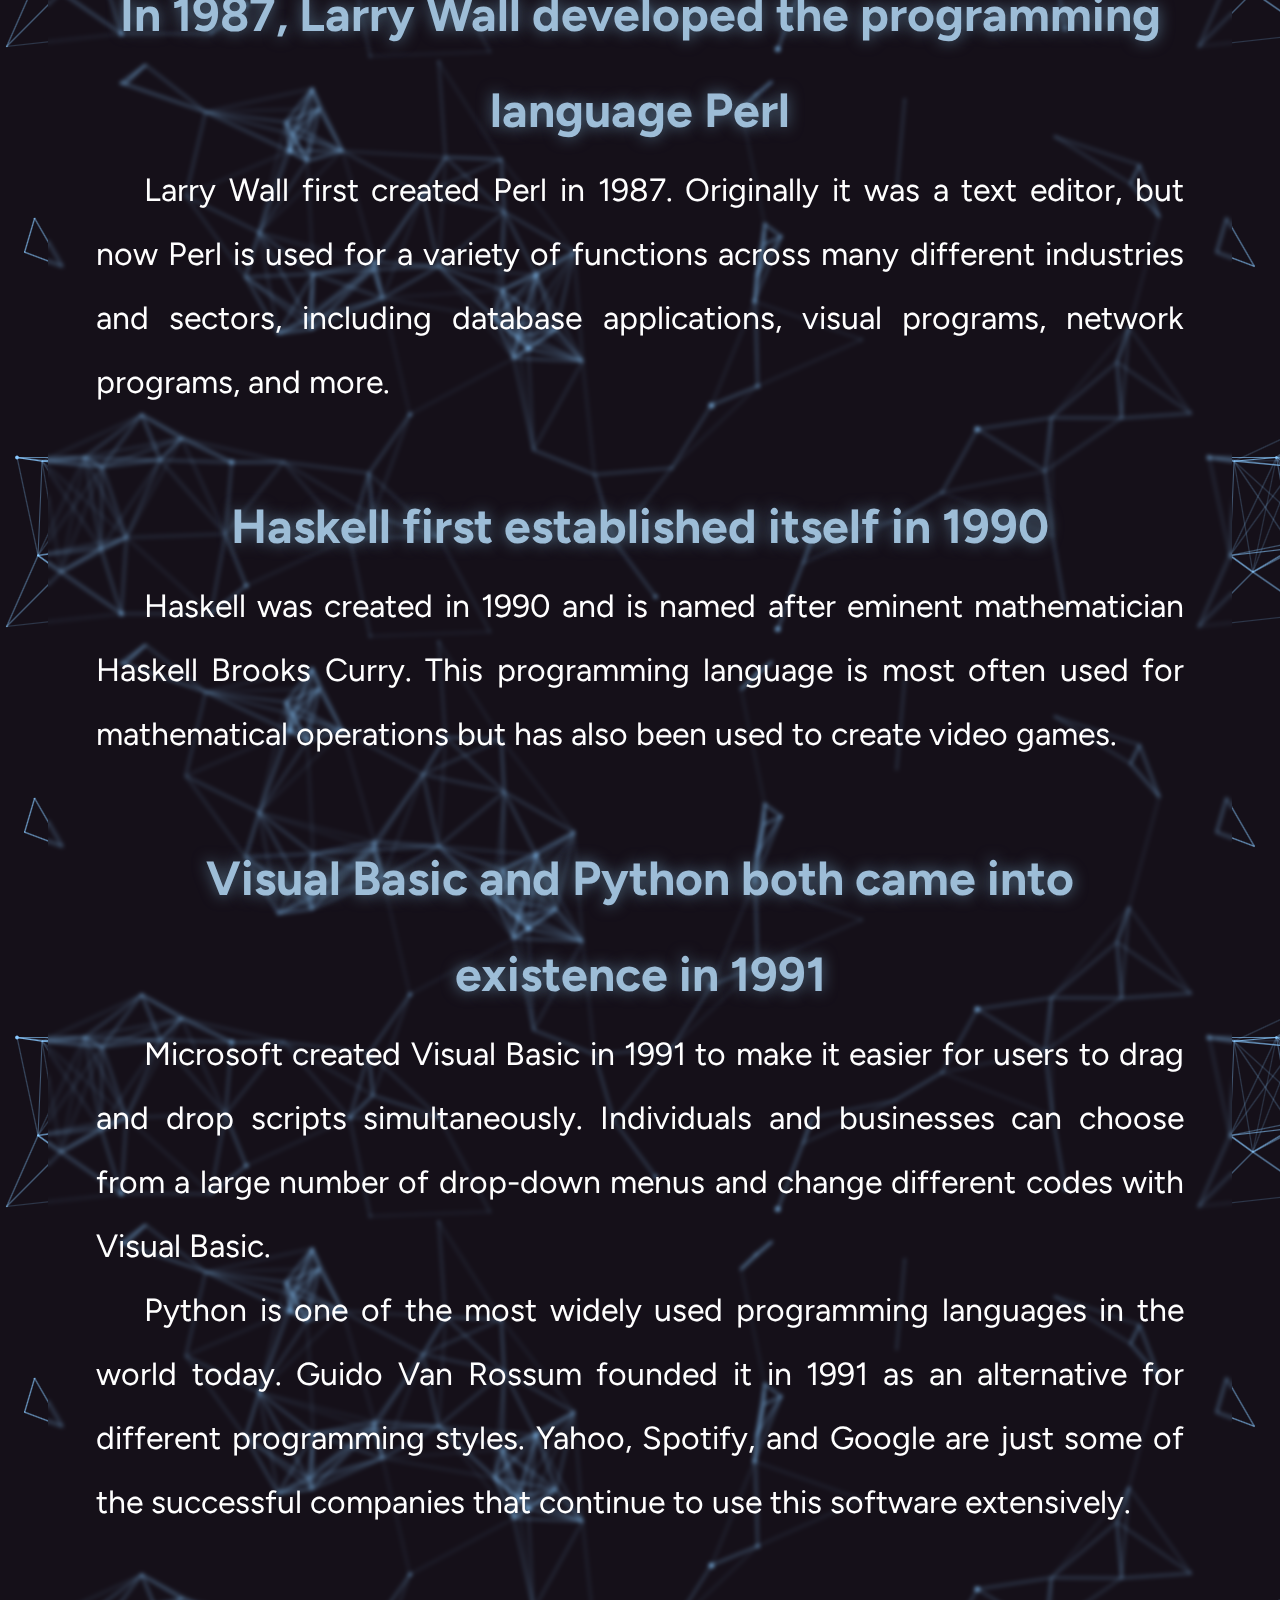
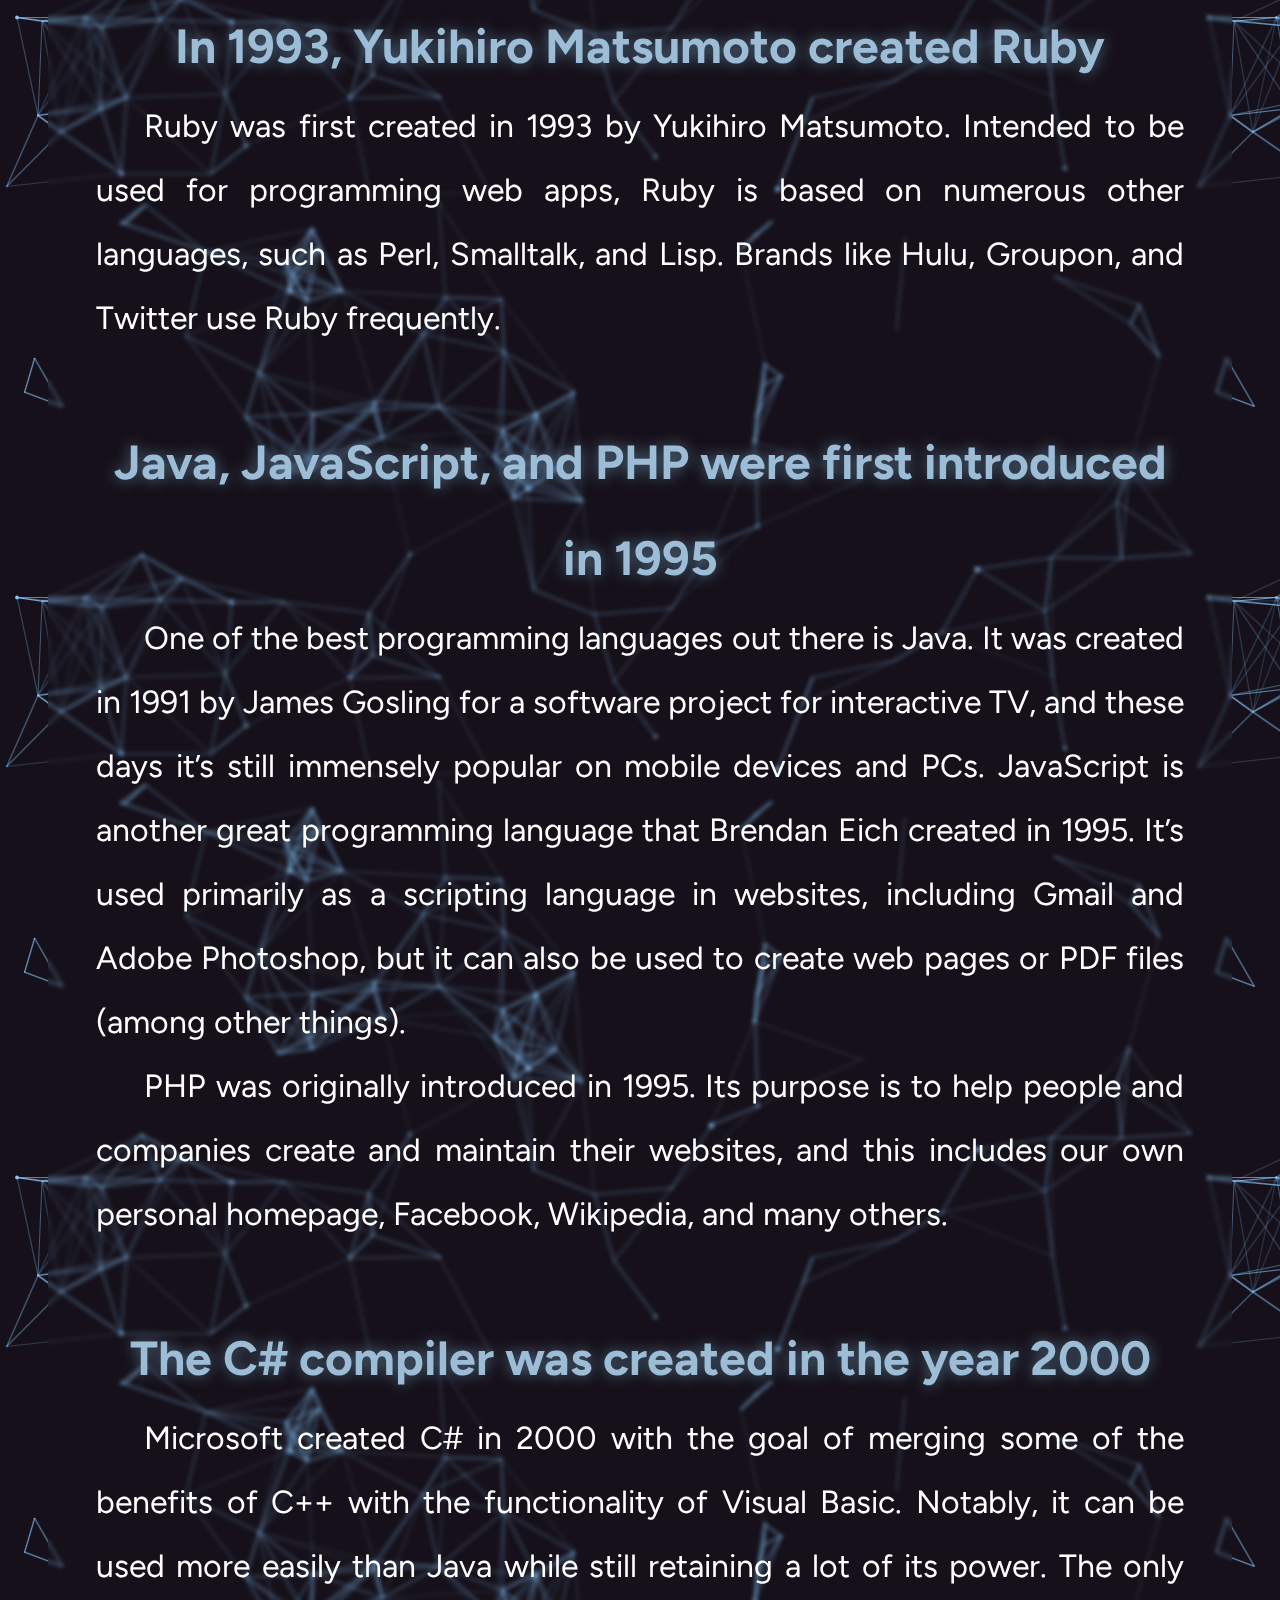
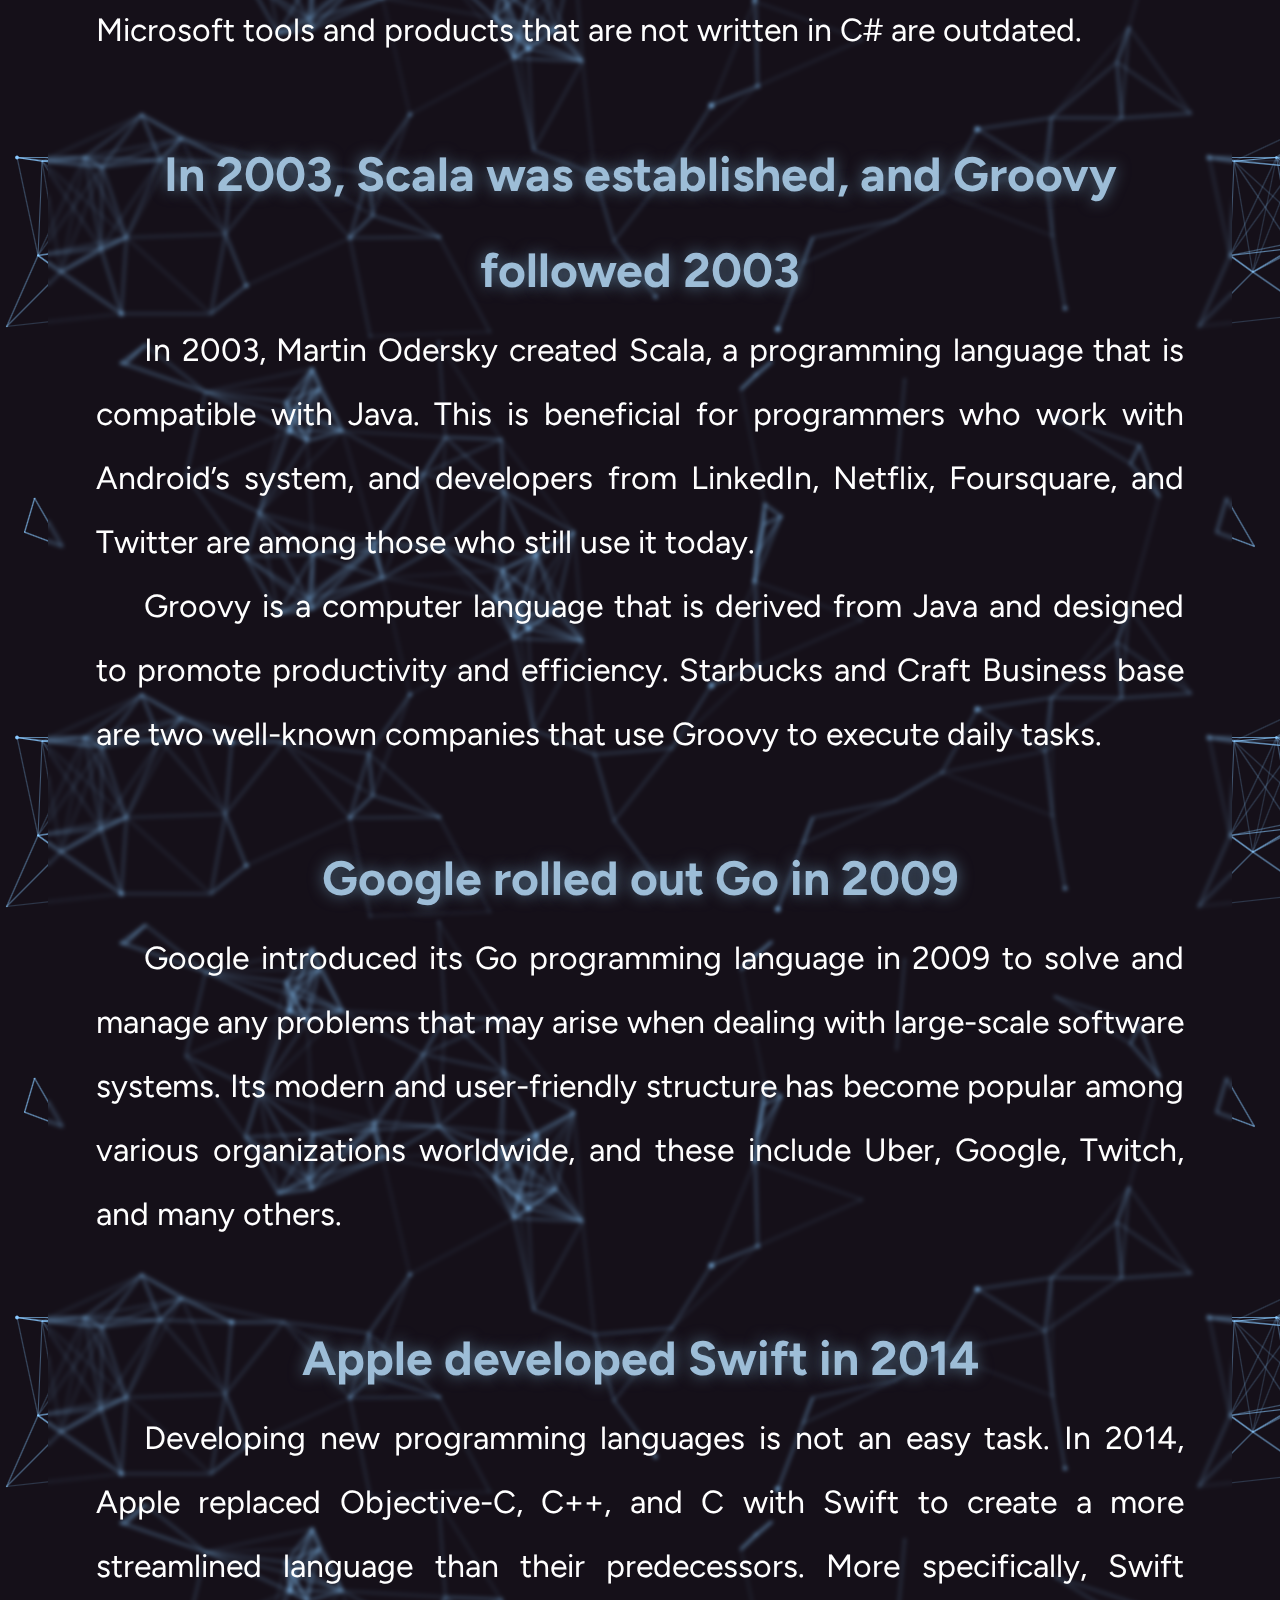
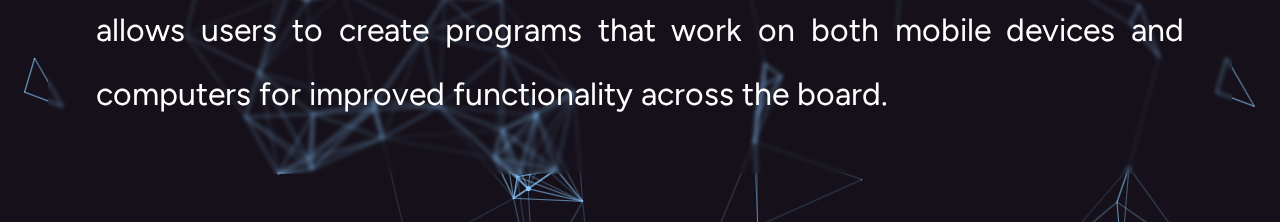
<file: history.html>
<!DOCTYPE html>
<html>
<head>
    <title>History | DCIT21</title>
    <link rel="stylesheet" href="style.css">
    <meta name="viewport" content="width=device-width, initial-scale=1.0">
</head>
<body>
    <div class="nav">
        <ul>
            <li><a href="index.html">HOME</a></li>
            <li><a href="languages.html">LANGUAGES</a></li>
            <li><a href="history.html" style="color: #9DBDD7; border-bottom: 3px solid #9DBDD7;">HISTORY</a></li>
            <li><a href="careers.html">CAREERS</a></li>
            <li><a href="projects.html">SAMPLE PROJECTS</a></li>
            <li><a href="about.html">ABOUT US</a></li>
        </ul>
    </div>

    <div class="history-overview">
        <div class="history-overview-text">
            <h1><span>History of Programming Languages</span></h1>
            <p>This page contains information about the history of programming languages. Such as the first languages, the history of languages, and the history of languages.</p>
            <a href="#history-content" class="arrow-link"><img src="./images/arrowdown.png" alt="arrowdown" class="arrow-img"></a>
        </div>
    </div>

    <div class="history">
        <div id="history-content">
            <h1><span>History of Programming Languages</span></h1> <br>
            
            <h2><span>The First Programming Language</span></h2>
            <p>In 1843, before the invention of computers, the first programming language was created by Ada Lovelace, one of the earliest female mathematicians. Since then, programming languages have made significant advancements, but this undoubtedly was a pivotal milestone in the development of programming languages.</p>
            <br>

            <h2><span>Historical Milestones in the Evolution of Programming Languages</span></h2>
            <p>Programming languages have existed since before the invention of human-readable codes, which we now use to complete routine technological tasks. The following are some significant events in the development of programming languages that might interest you.</p>
            <br>

            <h2><span>Ada Lovelace&rsquo;s invention of machine algorithms in 1843</span></h2>
            <p>The first computer algorithm was invented in 1843 by Ada Lovelace. Quite interestingly, Charles Babbage designed a machine for which this algorithm was intended.</p>
            <br>

            <h2><span>Konrad Zuse established the company Plankalkul in the 1940s</span></h2>
            <p>Konrad Zuse created the programming language Plankalkul in the 1940s. It was the first high-level computer programming language ever developed and contained many coding sequences that engineers commonly use to execute basic activities.</p>
            <br>

            <h2><span>1949 &ndash; Assembly language, the precursor to today&rsquo;s coding, was created</span></h2>
            <p>The first computer to use assembly language was the Electronic Delay Storage Automatic Calculator in 1949. Assembly language is a low-level programming language designed to simplify the machine code for writing instructions for the processors. This indicates that modern computers are easier to program than those in 1949.</p>
            <p>John McCauley mentioned shortcode in 1949, but that wasn&rsquo;t implemented until 1949 and 1950 by W. Schmitt to improve the operations of the BINAC and UNIVAC computers.</p>
            <br>

            <h2><span>In 1952, Autocode was the first compiled programming language used</span></h2>
            <p>In 1952, Alick Glennie coined the word Autocode to refer to a set of programming languages. Glennie was an expert in computer science who used Autocode mainly for the Mark 1 computer. It was the first compiled programming language used to translate machine code via a special application known as the compiler.</p>
            <br>

            <h2><span>In 1957, John Backus created FORmula TRANslation (FORTRAN)</span></h2>
            <p>One of the first programming languages ever created, FORTRAN, was developed in 1957 and is still used today. Developed to solve scientific and mathematical problems, the FORTRAN programming language has stood the test of time.</p>
            <br>

            <h2><span>In 1958, ALGOL and LISP were both invented.</span></h2>
            <p>In 1958, two coding languages were created: Algorithmic language (ALGOL) and List Processor (LISP). American and European computer scientists came together to create ALGOL, which is believed to be the origin of popular programming languages such as C, C++, Java, and Pascal.</p>
            <p>McCarthy created LISP to be used in his artificial intelligence applications, and it is one of the oldest computer programming languages still used today. Many individuals and companies continue to favor LISP over other programming languages, such as Ruby or Python.</p>
            <br>

            <h2><span>In 1959, Dr. Grace Murray Hopper developed COBOL, a high-level business-oriented programming language</span></h2>
            <p>Dr. Grace Murray Hopper created COBOL in 1959. It became the first third-generation programming language and was originally designed for business applications, but it is now used for many different tasks. In 1989, COBOL was estimated to be in use by over 100 million people and is still widely employed in today&rsquo;s banking systems.</p>
            <br>

            <h2><span>In 1964, BASIC was created as a computer programming language for beginners</span></h2>
            <p>In 1964, Dartmouth College students created the Beginner&rsquo;s All-Purpose Symbolic Instruction Code (BASIC). It was developed for those with limited computer proficiency and is still used today. Paul Allen and Bill Gates furthered its development, making it Microsoft&rsquo;s first commercially successful product.</p>
            <br>
            
            <h2><span>1970 saw the implementation of PASCAL by Niklaus Wirth</span></h2>
            <p>Niklaus Wirth developed PASCAL, which he named after famed mathematician Blaise Pascal. Initially designed to help users learn programming languages, Apple was one of the leading firms to endorse it due to its streamlined and straightforward process.</p>
            <br>

            <h2><span>Smalltalk, SQL, and C were all born in 1972</span></h2>
            <p>The Smalltalk language was designed and created in order to help programmers modify programming languages, resulting in a variety of applications, including Java, Python, and Ruby.</p>
            <p>Dennis Ritchie developed C and named it so because the language descended from B. Some well-known technology companies that continue to employ C include Apple, Google, and Facebook.</p>
            <p>Donald Chamberlain and Raymond Boyce created SQL, a structured query language that helps to modify and view important computer data. Today, many firms, such as Microsoft and Accenture, continue to use SQL.</p>
            <br>

            <h2><span>Jean Ichbiah initiated the development of Ada in the early 1980s<span></h2>
            <p>Ada was created by Jean Ichbiah and was named after the first person to use computer languages. Ada is a specific programming language used to regulate air traffic in many different nations, including Belgium, Australia, and Germany.</p>
            <br>

            <h2><span>C++ and Objective-C were created in 1983 when C++ was born</span></h2>
            <p>A C programmer, Bjarne Stroustrup, modified the programming language and released it as C++ in 1983. The changes he made to it introduced new features such as templates, classes, and virtual jobs. In 2003, C++ also won an award as one of the top programming languages. Microsoft Office, gaming platforms like PlayStation and Nintendo 64, Adobe Photoshop, and plenty of other programs use C++.</p>
            <p>Objective-C was created by Tom Love and Brad Cox in 1983 and has been the primary programming language for Apple platforms ever since. This includes iOS and macOS.</p>
            <br>

            <h2><span>In 1987, Larry Wall developed the programming language Perl</span></h2>
            <p>Larry Wall first created Perl in 1987. Originally it was a text editor, but now Perl is used for a variety of functions across many different industries and sectors, including database applications, visual programs, network programs, and more.</p>
            <br>

            <h2><span>Haskell first established itself in 1990</span></h2>
            <p>Haskell was created in 1990 and is named after eminent mathematician Haskell Brooks Curry. This programming language is most often used for mathematical operations but has also been used to create video games.</p>
            <br>

            <h2><span>Visual Basic and Python both came into existence in 1991</span></h2>
            <p>Microsoft created Visual Basic in 1991 to make it easier for users to drag and drop scripts simultaneously. Individuals and businesses can choose from a large number of drop-down menus and change different codes with Visual Basic.</p>
            <p>Python is one of the most widely used programming languages in the world today. Guido Van Rossum founded it in 1991 as an alternative for different programming styles. Yahoo, Spotify, and Google are just some of the successful companies that continue to use this software extensively.</p>
            <br>

            <h2><span>In 1993, Yukihiro Matsumoto created Ruby</span></h2>
            <p>Ruby was first created in 1993 by Yukihiro Matsumoto. Intended to be used for programming web apps, Ruby is based on numerous other languages, such as Perl, Smalltalk, and Lisp. Brands like Hulu, Groupon, and Twitter use Ruby frequently.</p>
            <br>

            <h2><span>Java, JavaScript, and PHP were first introduced in 1995</span></h2>
            <p>One of the best programming languages out there is Java. It was created in 1991 by James Gosling for a software project for interactive TV, and these days it&rsquo;s still immensely popular on mobile devices and PCs. JavaScript is another great programming language that Brendan Eich created in 1995. It&rsquo;s used primarily as a scripting language in websites, including Gmail and Adobe Photoshop, but it can also be used to create web pages or PDF files (among other things).</p>
            <p>PHP was originally introduced in 1995. Its purpose is to help people and companies create and maintain their websites, and this includes our own personal homepage, Facebook, Wikipedia, and many others.</p>
            <br>

            <h2><span>The C# compiler was created in the year 2000</span></h2>
            <p>Microsoft created C# in 2000 with the goal of merging some of the benefits of C++ with the functionality of Visual Basic. Notably, it can be used more easily than Java while still retaining a lot of its power. The only Microsoft tools and products that are not written in C# are outdated.</p>
            <br>

            <h2><span>In 2003, Scala was established, and Groovy followed 2003</span></h2>
            <p>In 2003, Martin Odersky created Scala, a programming language that is compatible with Java. This is beneficial for programmers who work with Android&rsquo;s system, and developers from LinkedIn, Netflix, Foursquare, and Twitter are among those who still use it today.</p>
            <p>Groovy is a computer language that is derived from Java and designed to promote productivity and efficiency. Starbucks and Craft Business base are two well-known companies that use Groovy to execute daily tasks.</p>
            <br>
            
            <h2><span>Google rolled out Go in 2009</span></h2>
            <p>Google introduced its Go programming language in 2009 to solve and manage any problems that may arise when dealing with large-scale software systems. Its modern and user-friendly structure has become popular among various organizations worldwide, and these include Uber, Google, Twitch, and many others.</p>
            <br>

            <h2><span>Apple developed Swift in 2014</span></h2>
            <p>Developing new programming languages is not an easy task. In 2014, Apple replaced Objective-C, C++, and C with Swift to create a more streamlined language than their predecessors. More specifically, Swift allows users to create programs that work on both mobile devices and computers for improved functionality across the board.</p>
        </div>
    </div>
</body>
</html>
</file>
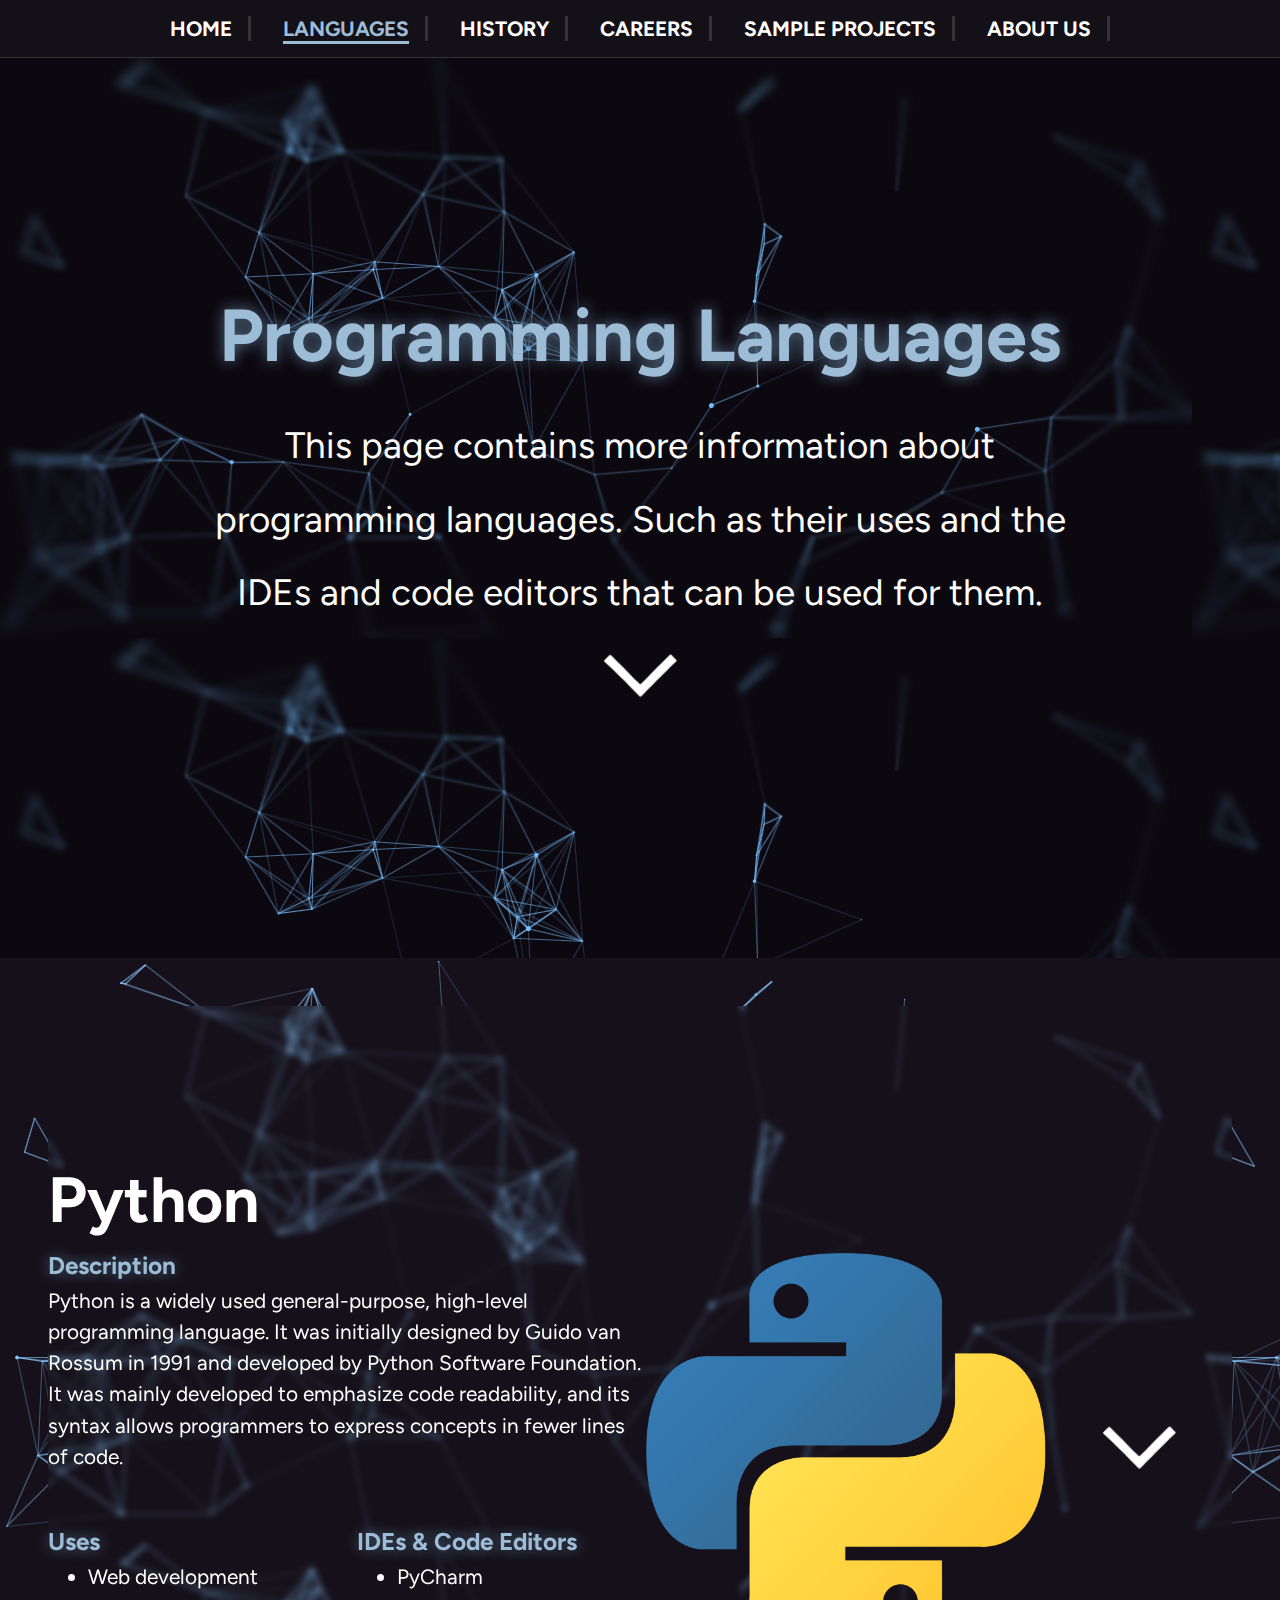
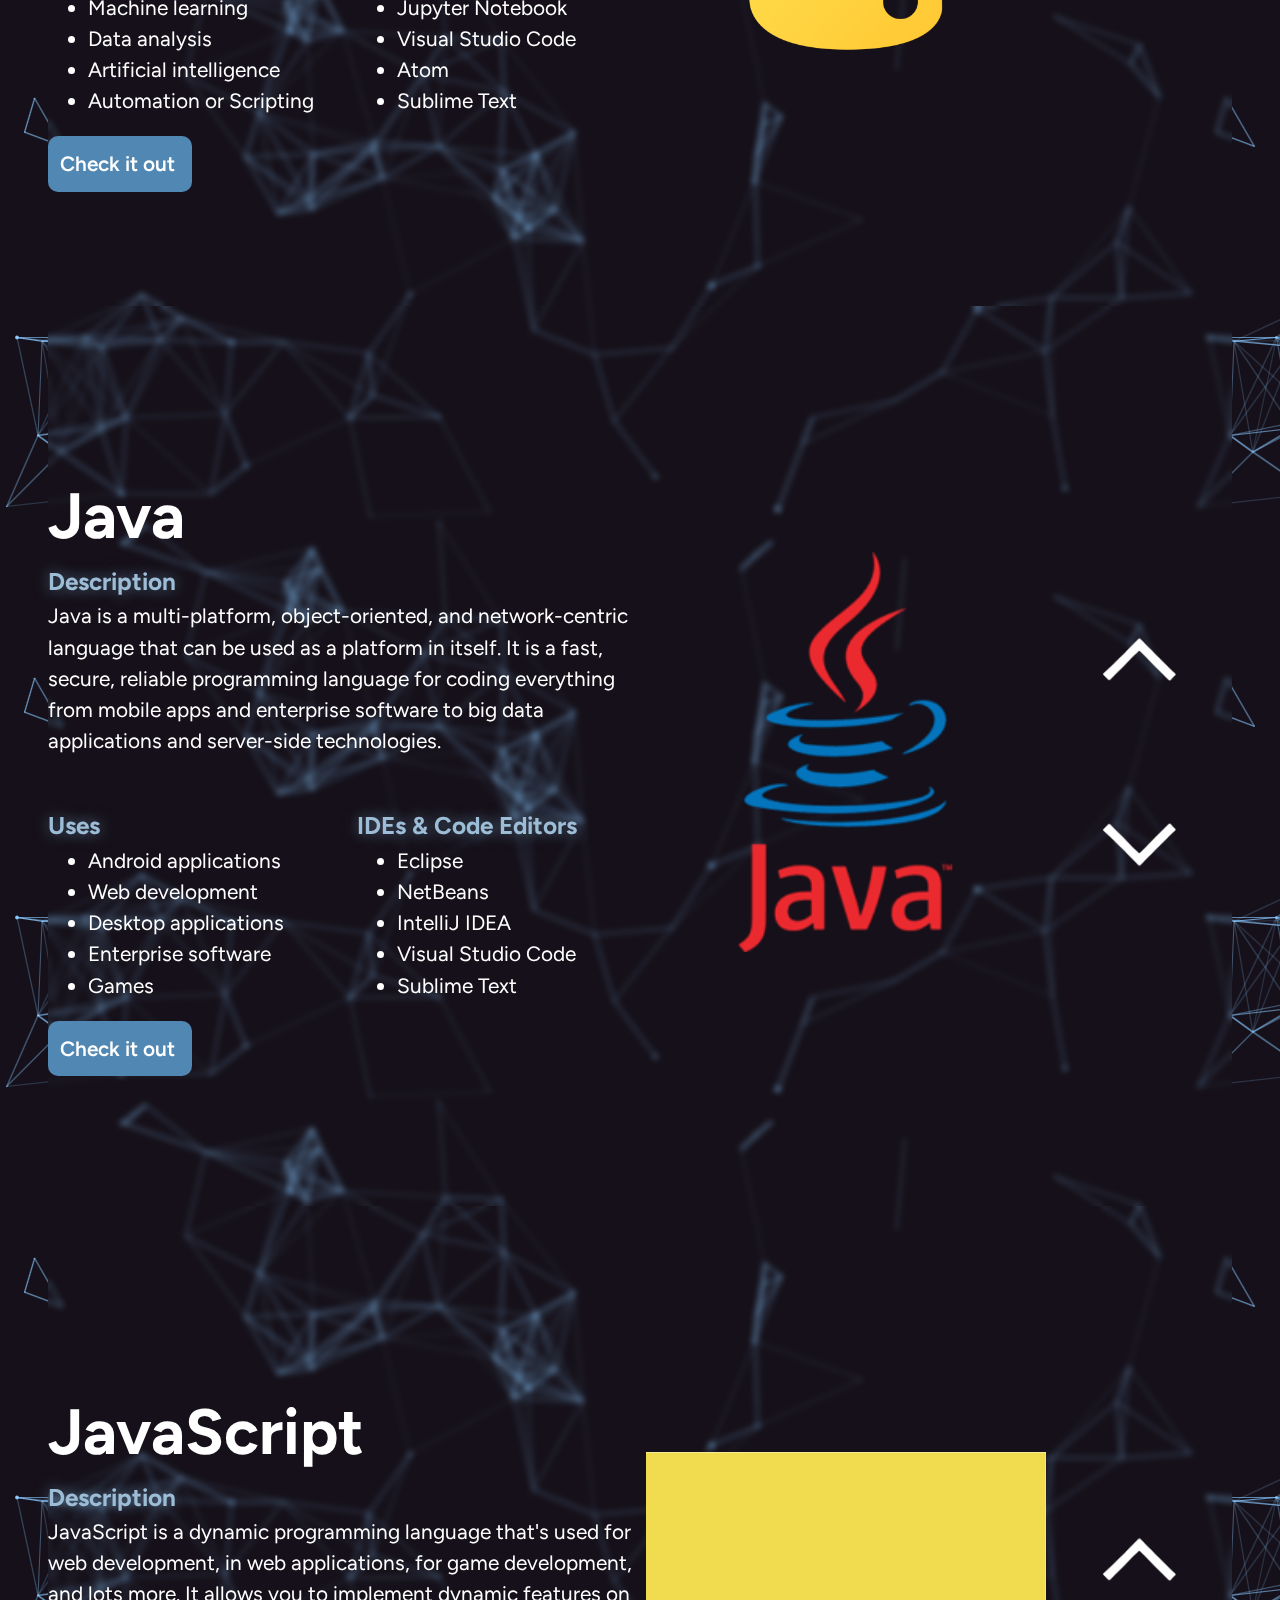
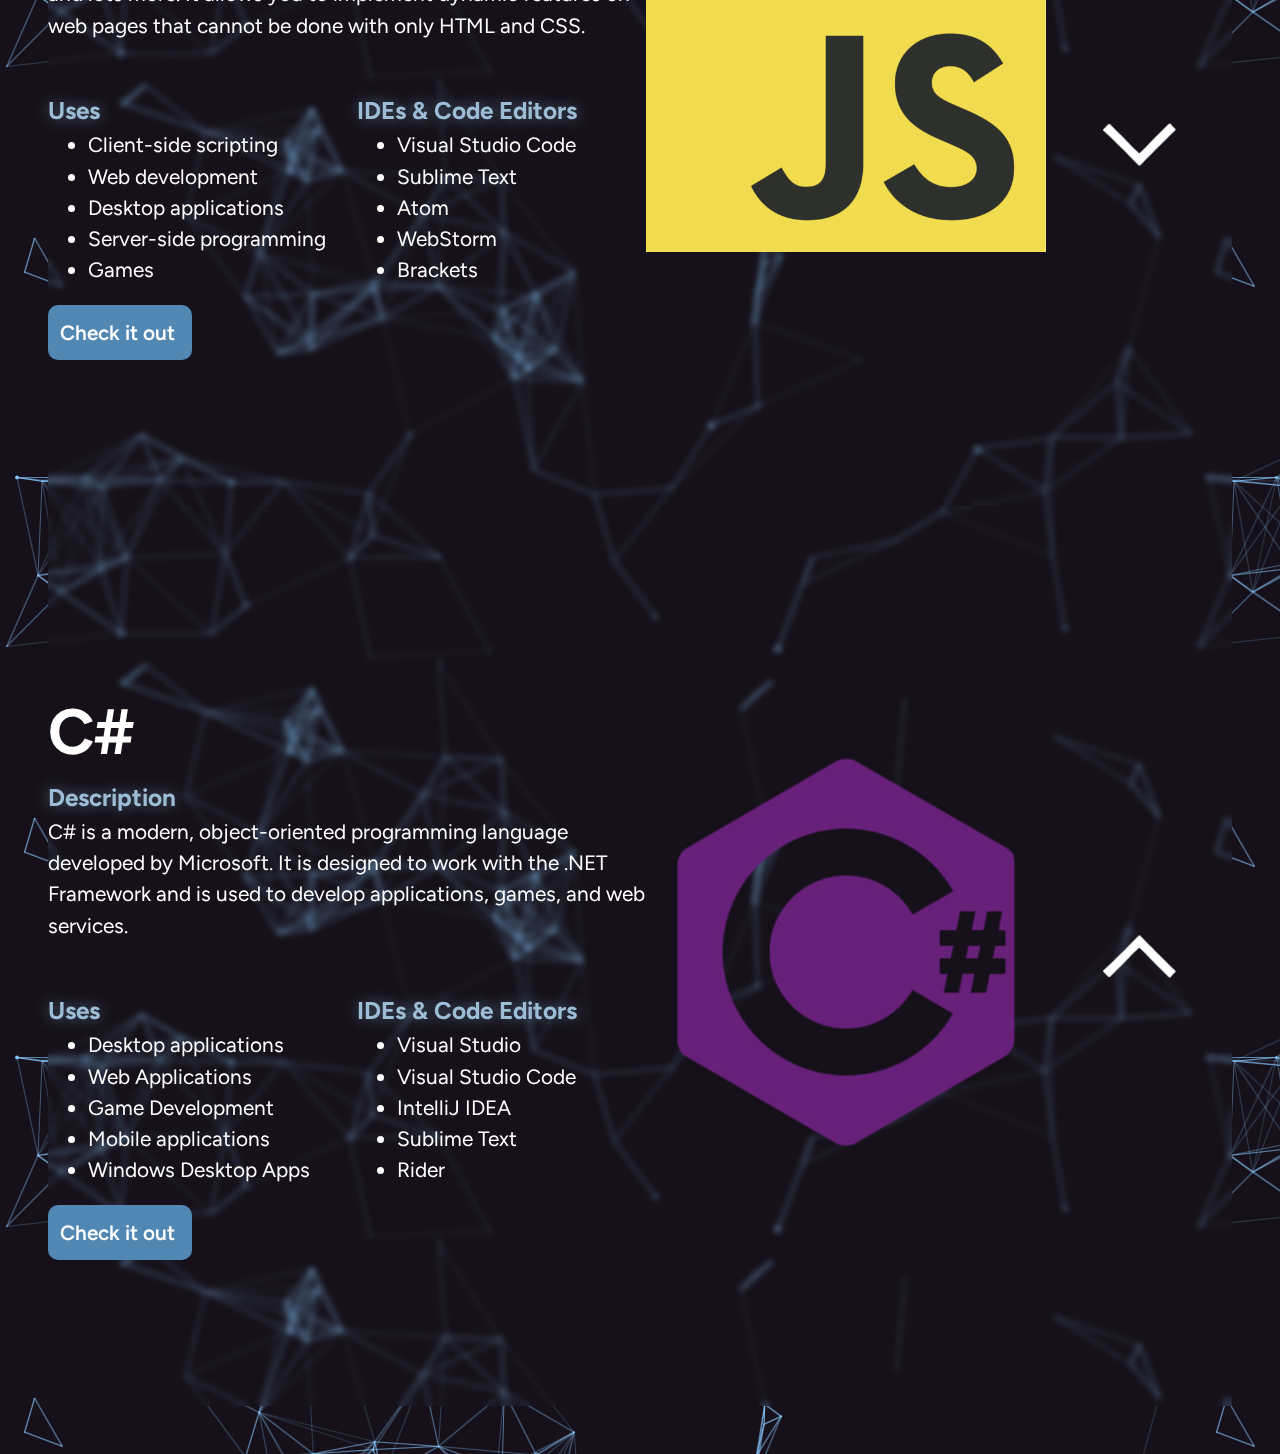
<file: languages.html>
<!DOCTYPE html>
<html>
<head>
    <title>Languages | DCIT21</title>
    <link rel="stylesheet" href="style.css">
    <meta name="viewport" content="width=device-width, initial-scale=1.0">
</head>
<body> 
    <div class="nav">
        <ul>
            <li><a href="index.html">HOME</a></li>
            <li><a href="languages.html" style="color: #9DBDD7; border-bottom: 3px solid #9DBDD7;">LANGUAGES</a></li>
            <li><a href="history.html">HISTORY</a></li>
            <li><a href="careers.html">CAREERS</a></li>
            <li><a href="projects.html">SAMPLE PROJECTS</a></li>
            <li><a href="about.html">ABOUT US</a></li>
        </ul>
    </div>

    <div class="languages-overview">
        <div class="languages-overview-text">
            <h1><span>Programming Languages</span></h1>
            <p>This page contains more information about programming languages. Such as their uses and the IDEs and code editors that can be used for them.</p>
            <a href="#python" class="arrow-link"><img src="./images/arrowdown.png" alt="arrowdown" class="arrow-img"></a>
        </div>
    </div>

    <div class="languages">
        <div id="python">
            <div class="content">
                <div class="description">
                    <h2>Python</h2>
                    <h3><span>Description</span></h3>
                    <p>Python is a widely used general-purpose, high-level programming language. It was initially designed by Guido van Rossum in 1991 and developed by Python Software Foundation. It was mainly developed to emphasize code readability, and its syntax allows programmers to express concepts in fewer lines of code.</p>
                </div>
                <div class="language-bottom">
                    <div class="uses">
                        <h3><span>Uses</span></h3>
                        <ul>
                            <li>Web development</li>
                            <li>Machine learning</li>
                            <li>Data analysis</li>
                            <li>Artificial intelligence</li>
                            <li>Automation or Scripting</li>
                        </ul>
                    </div>
                    <div class="ides">
                        <h3><span>IDEs & Code Editors</span></h3>
                        <ul>
                            <li>PyCharm</li>
                            <li>Jupyter Notebook</li>
                            <li>Visual Studio Code</li>
                            <li>Atom</li>
                            <li>Sublime Text</li>
                        </ul>
                    </div>
                </div>
                <a href="https://www.python.org/" target="_blank" class="link">Check it out</a>
            </div>
            <div class="language-img" id="python-img">
                <img src="images/python.png" alt="Python">
            </div>
            <a href="#java" class="arrow-link"><img src="./images/arrowdown.png" alt="arrowdown" class="arrow-img"></a>
        </div>
        <div id="java">
            <div class="content">
                <div class="description">
                    <h2>Java</h2>
                    <h3><span>Description</span></h3>
                    <p>Java is a multi-platform, object-oriented, and network-centric language that can be used as a platform in itself. It is a fast, secure, reliable programming language for coding everything from mobile apps and enterprise software to big data applications and server-side technologies.</p>
                </div>
                <div class="language-bottom">
                    <div class="uses">
                        <h3><span>Uses</span></h3>
                        <ul>
                            <li>Android applications</li>
                            <li>Web development</li>
                            <li>Desktop applications</li>
                            <li>Enterprise software</li>
                            <li>Games</li>
                        </ul>
                    </div>
                    <div class="ides">
                        <h3><span>IDEs & Code Editors</span></h3>
                        <ul>
                            <li>Eclipse</li>
                            <li>NetBeans</li>
                            <li>IntelliJ IDEA</li>
                            <li>Visual Studio Code</li>
                            <li>Sublime Text</li>
                        </ul>
                    </div>
                </div>
                <a href="https://www.java.com/en/" target="_blank" class="link">Check it out</a>
            </div>
            <div class="language-img">
                <img src="images/java.png" alt="Java">
            </div>
            <div class="arrows">
                <a href="#python" class="arrow-link"><img src="./images/arrowup.png" alt="arrowup" class="arrow-img"></a>
                <a href="#javascript" class="arrow-link"><img src="./images/arrowdown.png" alt="arrowdown" class="arrow-img"></a>
            </div>
        </div>
        <div id="javascript">
            <div class="content">
                <div class="description">
                    <h2>JavaScript</h2>
                    <h3><span>Description</span></h3>
                    <p>JavaScript is a dynamic programming language that's used for web development, in web applications, for game development, and lots more. It allows you to implement dynamic features on web pages that cannot be done with only HTML and CSS.</p>
                </div>
                <div class="language-bottom">
                    <div class="uses">
                        <h3><span>Uses</span></h3>
                        <ul>
                            <li>Client-side scripting</li>
                            <li>Web development</li>
                            <li>Desktop applications</li>
                            <li>Server-side programming</li>
                            <li>Games</li>
                        </ul>
                    </div>
                    <div class="ides">
                        <h3><span>IDEs & Code Editors</span></h3>
                        <ul>
                            <li>Visual Studio Code</li>
                            <li>Sublime Text</li>
                            <li>Atom</li>
                            <li>WebStorm</li>
                            <li>Brackets</li>
                        </ul>
                    </div>
                </div>
                <a href="https://www.javascript.com/" target="_blank" class="link">Check it out</a>
            </div>
            <div class="language-img">
                <img src="images/javascript.png" alt="JavaScript">
            </div>
            <div class="arrows">
                <a href="#java" class="arrow-link"><img src="./images/arrowup.png" alt="arrowup" class="arrow-img"></a>
                <a href="#csharp" class="arrow-link"><img src="./images/arrowdown.png" alt="arrowdown" class="arrow-img"></a>
            </div>
        </div>
        <div id="csharp">
            <div class="content">
                <div class="description">
                    <h2>C#</h2>
                    <h3><span>Description</span></h3>
                    <p>C# is a modern, object-oriented programming language developed by Microsoft. It is designed to work with the .NET Framework and is used to develop applications, games, and web services.</p>
                </div>
                <div class="language-bottom">
                    <div class="uses">
                        <h3><span>Uses</span></h3>
                        <ul>
                            <li>Desktop applications</li>
                            <li>Web Applications</li>
                            <li>Game Development</li>
                            <li>Mobile applications</li>
                            <li>Windows Desktop Apps</li>
                        </ul>
                    </div>
                    <div class="ides">
                        <h3><span>IDEs & Code Editors</span></h3>
                        <ul>
                            <li>Visual Studio</li>
                            <li>Visual Studio Code</li>
                            <li>IntelliJ IDEA</li>
                            <li>Sublime Text</li>
                            <li>Rider</li>
                        </ul>
                    </div>
                </div>
                <a href="https://dotnet.microsoft.com/en-us/languages/csharp/" target="_blank" class="link">Check it out</a>
            </div>
            <div class="language-img">
                <img src="images/csharp.png" alt="C#">
            </div>
            <a href="#javascript" class="arrow-link"><img src="./images/arrowup.png" alt="arrowup" class="arrow-img"></a>
        </div>
    </div>
</body>
</html>
</file>
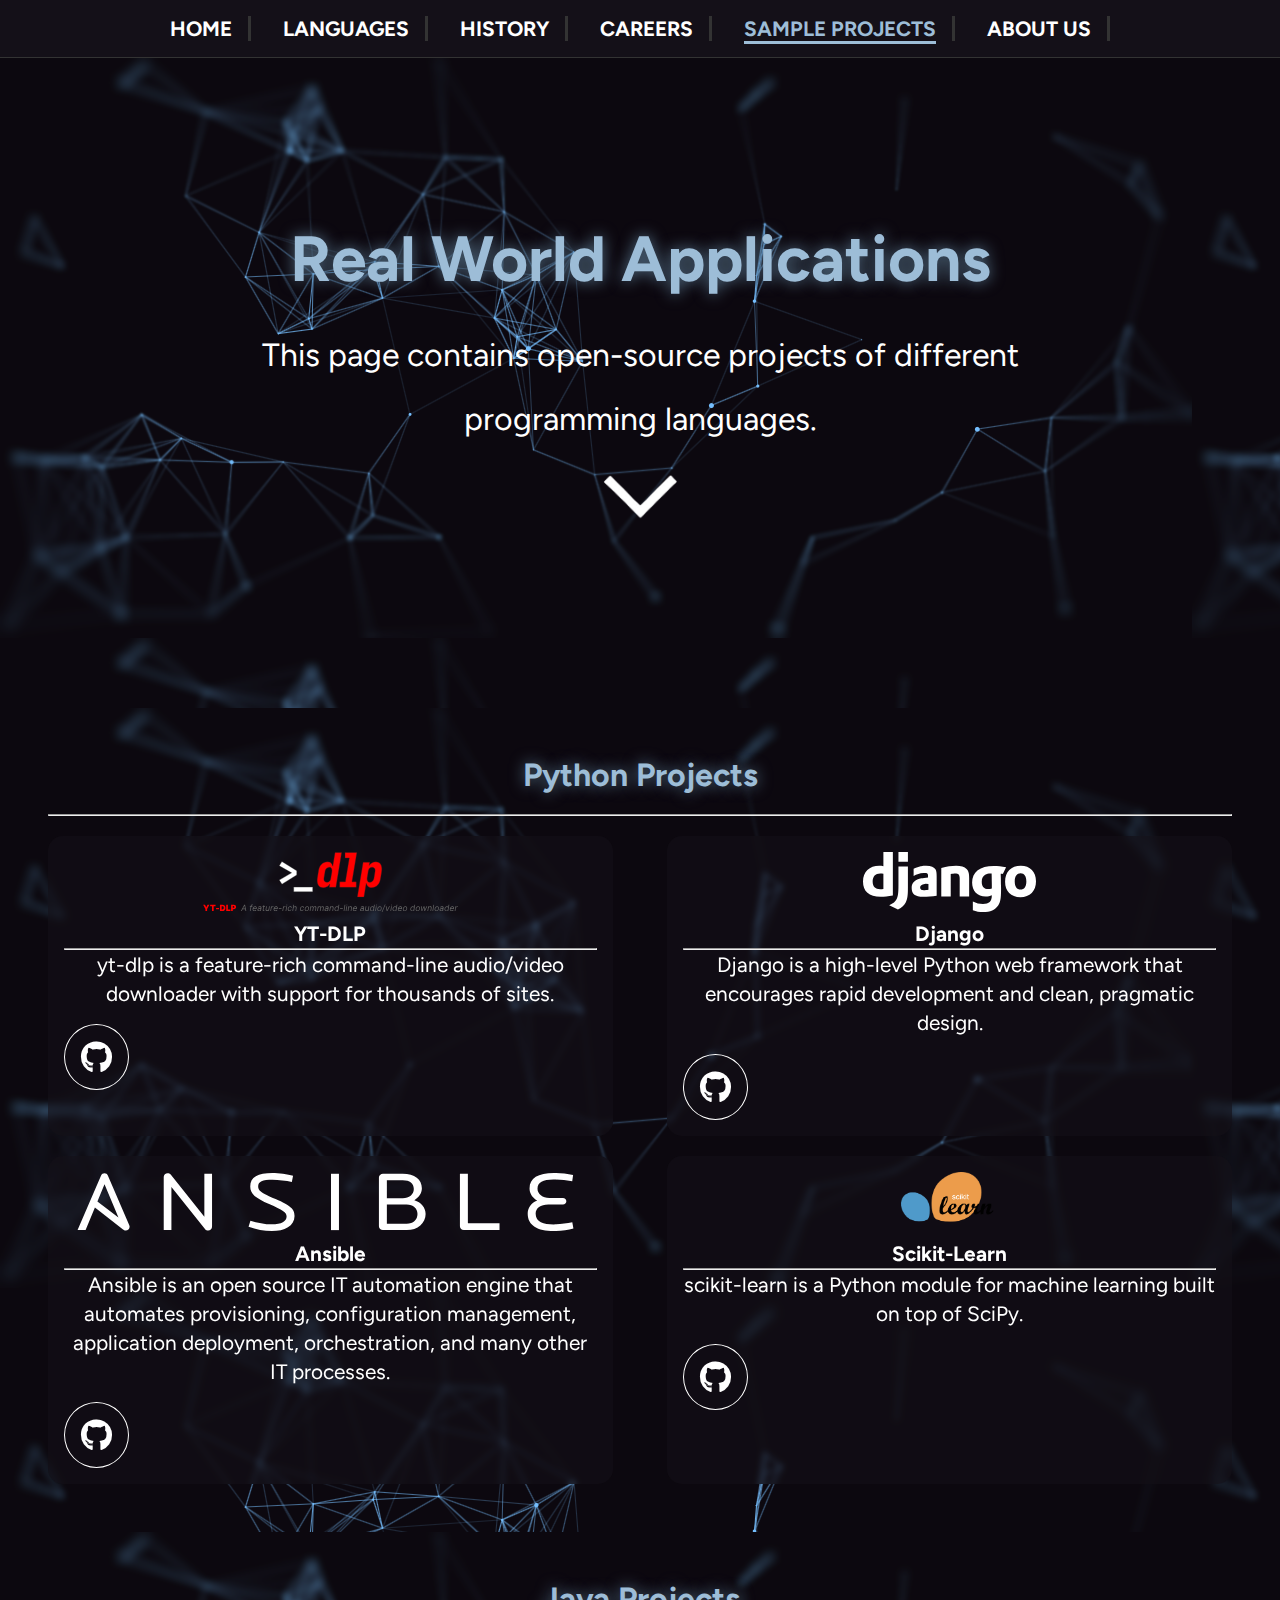
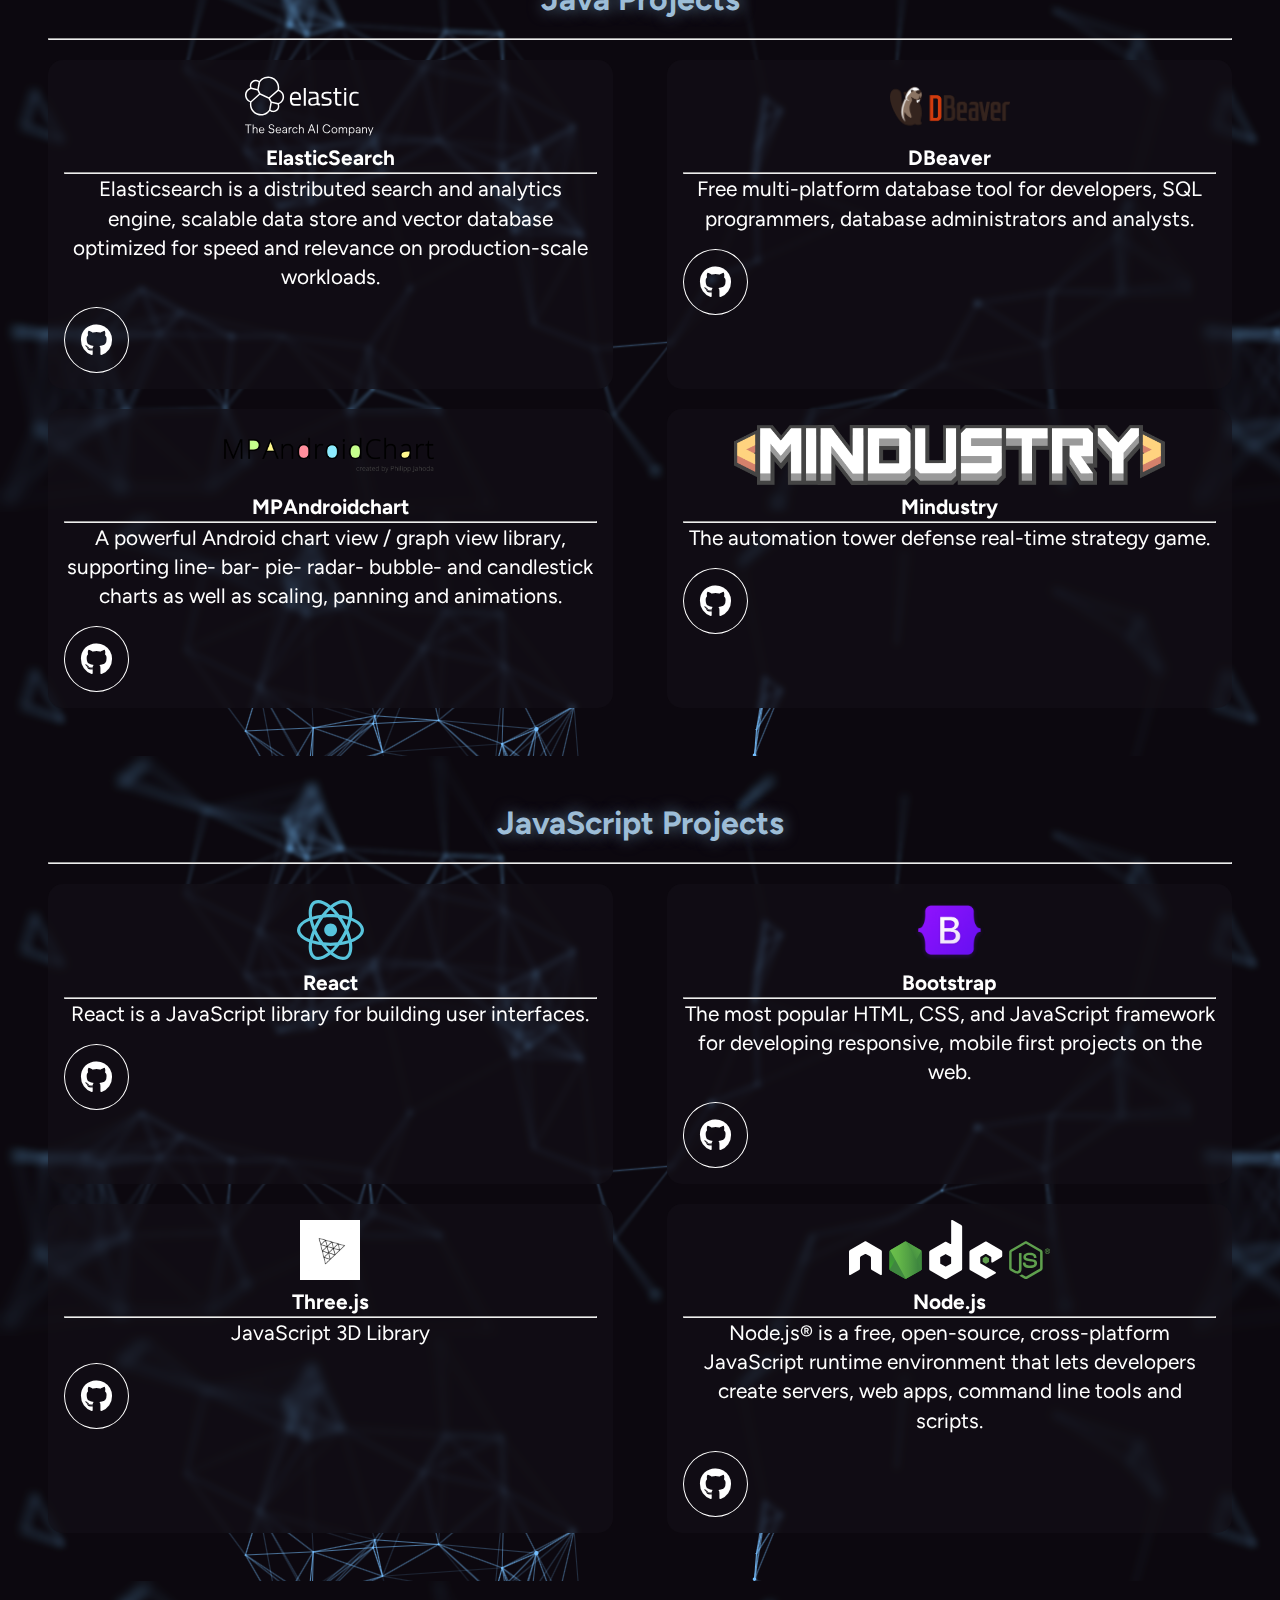
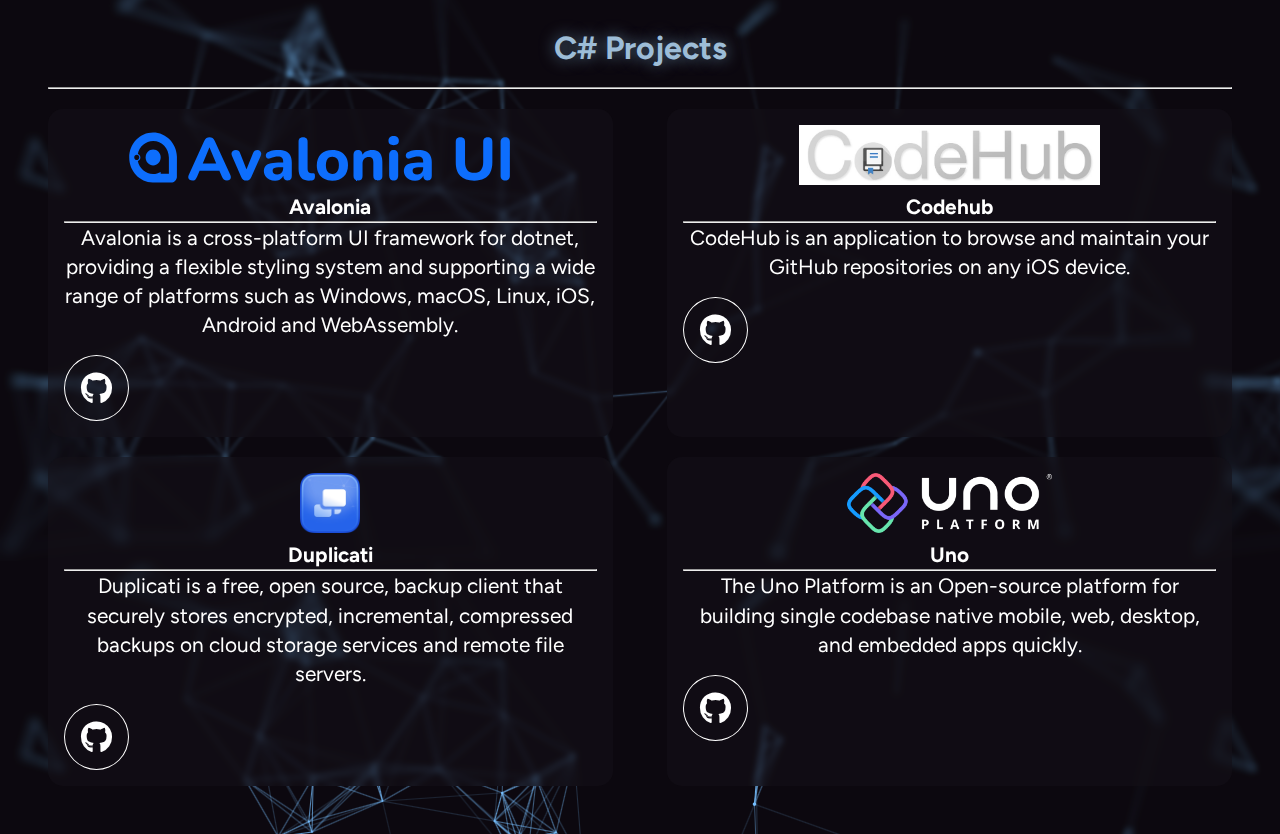
<file: projects.html>
<!DOCTYPE html>
<html>
<head>
    <title>SAMPLE PROJECTS | DCIT21</title>
    <link rel="stylesheet" href="style.css">
    <link rel="stylesheet" href="fonts/fontawesome/css/all.min.css">
    <meta name="viewport" content="width=device-width, initial-scale=1.0">
</head>
<body> 
    <div class="nav">
        <ul>
            <li><a href="index.html">HOME</a></li>
            <li><a href="languages.html">LANGUAGES</a></li>
            <li><a href="history.html">HISTORY</a></li>
            <li><a href="careers.html">CAREERS</a></li>
            <li><a href="projects.html" style="color: #9DBDD7; border-bottom: 3px solid #9DBDD7;">SAMPLE PROJECTS</a></li>
            <li><a href="about.html">ABOUT US</a></li>
        </ul>
    </div>

    <div class="projects-overview">
        <div class="projects-overview-text">
            <h1><span>Real World Applications</span></h1>
            <p>This page contains open-source projects of different programming languages.</p>
            <a href="#python-proj" class="arrow-link"><img src="./images/arrowdown.png" alt="arrowdown" class="arrow-img"></a>
        </div>
    </div>

    
    <div class="projects" id="python-proj">
        <h2><span>Python Projects</span></h2>
        <hr>
        <div class="example-row">
            <div class="example">
                <img src="images/yt-dlp.svg">
                <p><strong>YT-DLP</strong></p>
                <hr>
                <p>yt-dlp is a feature-rich command-line audio/video downloader with support for thousands of sites.</p>
                <div class="contact-links">
                    <a href="https://github.com/yt-dlp/yt-dlp" target="_blank" class="fa-brands fa-github" style="font-size: 2rem;"></a>
                    </a>
                </div>
            </div>
            <div class="example">
                <img src="images/django.svg">
                <p><strong>Django</strong></p>
                <hr>
                <p>Django is a high-level Python web framework that encourages rapid development and clean, pragmatic design.</p>
                <div class="contact-links">
                    <a href="https://github.com/django/django" target="_blank" class="fa-brands fa-github" style="font-size: 2rem;"></a>
                    </a>
                </div>
            </div>
        </div>
        <div class="example-row">
            <div class="example">
                <img src="images/ansible-logo_white.svg">
                <p><strong>Ansible</strong></p>
                <hr>
                <p>Ansible is an open source IT automation engine that automates provisioning, configuration management, application deployment, orchestration, and many other IT processes.</p>
                <div class="contact-links">
                    <a href="https://github.com/ansible/ansible" target="_blank" class="fa-brands fa-github" style="font-size: 2rem;"></a>
                    </a>
                </div>
            </div>
            <div class="example">
                <img src="images/scikit-learn-logo.png">
                <p><strong>Scikit-Learn</strong></p>
                <hr>
                <p>scikit-learn is a Python module for machine learning built on top of SciPy.</p>
                <div class="contact-links">
                    <a href="https://github.com/scikit-learn/scikit-learn" target="_blank" class="fa-brands fa-github" style="font-size: 2rem; "></a>
                    </a>
                </div>
            </div>
        </div>
    </div>
    <div class="projects" id="java-proj">
        <h2><span>Java Projects</span></h2>
        <hr>
        <div class="example-row">
            <div class="example">
                <img src="images/elastic.svg">
                <p><strong>ElasticSearch</strong></p>
                <hr>
                <p>Elasticsearch is a distributed search and analytics engine, scalable data store and vector database optimized for speed and relevance on production-scale workloads.</p>
                <div class="contact-links">
                    <a href="https://github.com/elastic/elasticsearch" target="_blank" class="fa-brands fa-github" style="font-size: 2rem;"></a>
                    </a>
                </div>
            </div>
            <div class="example">
                <img src="images/dbeaver.png">
                <p><strong>DBeaver</strong></p>
                <hr>
                <p>Free multi-platform database tool for developers, SQL programmers, database administrators and analysts.</p>
                <div class="contact-links">
                    <a href="https://github.com/dbeaver/dbeaver" target="_blank" class="fa-brands fa-github" style="font-size: 2rem;"></a>
                    </a>
                </div>
            </div>
        </div>
        <div class="example-row">
            <div class="example">
                <img src="images/mpa.png">
                <p><strong>MPAndroidchart</strong></p>
                <hr>
                <p>A powerful Android chart view / graph view library, supporting line- bar- pie- radar- bubble- and candlestick charts as well as scaling, panning and animations.</p>
                <div class="contact-links">
                    <a href="https://github.com/PhilJay/MPAndroidChart" target="_blank" class="fa-brands fa-github" style="font-size: 2rem;"></a>
                    </a>
                </div>
            </div>
            <div class="example">
                <img src="images/mindustry.png">
                <p><strong>Mindustry</strong></p>
                <hr>
                <p>The automation tower defense real-time strategy game.</p>
                <div class="contact-links">
                    <a href="https://github.com/Anuken/Mindustry" target="_blank" class="fa-brands fa-github" style="font-size: 2rem;"></a>
                    </a>
                </div>
            </div>
        </div>
    </div>
    <div class="projects" id="js#-proj">
        <h2><span>JavaScript Projects</span></h2>
        <hr>
        <div class="example-row">
            <div class="example">
                <img src="images/logo_dark.svg">
                <p><strong>React</strong></p>
                <hr>
                <p>React is a JavaScript library for building user interfaces.</p>
                <div class="contact-links">
                    <a href="https://github.com/facebook/react?tab=readme-ov-file" target="_blank" class="fa-brands fa-github" style="font-size: 2rem;"></a>
                    </a>
                </div>
            </div>
            <div class="example">
                <img src="images/bootstrap.png">
                <p><strong>Bootstrap</strong></p>
                <hr>
                <p>The most popular HTML, CSS, and JavaScript framework for developing responsive, mobile first projects on the web.</p>
                <div class="contact-links">
                    <a href="https://github.com/twbs/bootstrap" target="_blank" class="fa-brands fa-github" style="font-size: 2rem;"></a>
                    </a>
                </div>
            </div>
        </div>
        <div class="example-row">
            <div class="example">
                <img src="images/3js.png" >
                <p><strong>Three.js</strong></p>
                <hr>
                <p>JavaScript 3D Library</p>
                <div class="contact-links">
                    <a href="https://github.com/mrdoob/three.js" target="_blank" class="fa-brands fa-github" style="font-size: 2rem;"></a>
                    </a>
                </div>
            </div>
            <div class="example">
                <img src="images/nodejsLight.svg">
                <p><strong>Node.js</strong></p>
                <hr>
                <p>Node.js® is a free, open-source, cross-platform JavaScript runtime environment that lets developers create servers, web apps, command line tools and scripts.</p>
                <div class="contact-links">
                    <a href="https://github.com/nodejs/node?tab=readme-ov-file" target="_blank" class="fa-brands fa-github" style="font-size: 2rem;"></a>
                    </a>
                </div>
            </div>
        </div>
    </div>
    <div class="projects" id="c#-proj">
        <h2><span>C# Projects</span></h2>
        <hr>
        <div class="example-row">
            <div class="example">
                <img src="images/avalonia.svg">
                <p><strong>Avalonia</strong></p>
                <hr>
                <p>Avalonia is a cross-platform UI framework for dotnet, providing a flexible styling system and supporting a wide range of platforms such as Windows, macOS, Linux, iOS, Android and WebAssembly.</p>
                <div class="contact-links">
                    <a href="https://github.com/AvaloniaUI/Avalonia" target="_blank" class="fa-brands fa-github" style="font-size: 2rem;"></a>
                    </a>
                </div>
            </div>
            <div class="example">
                <img src="images/CodeHubTitle.jpg">
                <p><strong>Codehub</strong></p>
                <hr>
                <p>CodeHub is an application to browse and maintain your GitHub repositories on any iOS device.</p>
                <div class="contact-links">
                    <a href="https://github.com/CodeHubApp/CodeHub" target="_blank" class="fa-brands fa-github" style="font-size: 2rem;"></a>
                    </a>
                </div>
            </div>
        </div>
        <div class="example-row">
            <div class="example">
                <img src="images/duplicati.avif">
                <p><strong>Duplicati</strong></p>
                <hr>
                <p>Duplicati is a free, open source, backup client that securely stores encrypted, incremental, compressed backups on cloud storage services and remote file servers.</p>
                <div class="contact-links">
                    <a href="https://github.com/duplicati/duplicati" target="_blank" class="fa-brands fa-github" style="font-size: 2rem;"></a>
                    </a>
                </div>
            </div>
            <div class="example">
                <img src="images/uno.png">
                <p><strong>Uno</strong></p>
                <hr>
                <p>The Uno Platform is an Open-source platform for building single codebase native mobile, web, desktop, and embedded apps quickly.</p>
                <div class="contact-links">
                    <a href="https://github.com/unoplatform/uno" target="_blank" class="fa-brands fa-github" style="font-size: 2rem;"></a>
                    </a>
                </div>
            </div>
        </div>
    </div>
</body>
</html>
</file>
<file: style.css>
/*GLOBAL STYLES*/
@font-face {
    font-family: 'Figtree';
    src: url(./fonts/Figtree-VariableFont_wght.ttf);
}
* {
    margin: 0;
}
html {
    scroll-behavior: smooth;
}
body {
    font-family: 'Figtree',sans-serif;
    font-size: 1.3rem;
    background-color: #141018;
    color: white;
}
.nav ul {
    display: flex;
    justify-content: center;
    list-style-type: none;
    padding: 1rem;
    background-color: #141018;
    border-bottom: 1px solid #333;
}
.nav ul li {
    font-weight: 700;
    margin: 0 1rem;
    border-right: 3px solid #333;
    padding-right: 1rem;
}
.nav ul li a {
    text-decoration: none;
    color: white;
}
.nav ul li a:hover {
    color: #9DBDD7;
    border-bottom: 3px solid #9DBDD7;
}
span {
    color: #9DBDD7;
    text-shadow: 0 0 15px #57748b;
}
.arrow-link {
    padding: 2.7rem;
}
.arrow-img {
    height: 100px;;
}
.arrow-img:hover {
    filter: invert(31%) sepia(85%) saturate(350%) hue-rotate(185deg)
}
/*END OF GLOBAL STYLES*/

/* HOME */
.img {
    float:right;
}
.container {
    background-image: url(./images/background-blur.png);
    color: white;
    line-height: 1.5;
    padding: 3rem;
    height: 100vh;
    font-size: 1.5rem;
}
.overview-button,
.languages-button {
    text-decoration: none;
    color: white;
    background-color: #5187b3;
    padding: 0.75rem;
    border-radius: 10px;
    border: 2px solid #5187b3;
    font-weight: 600;
}
.overview-button:hover,
.languages-button:hover {
    opacity: 0.9;
    box-shadow: 0 0 10px #5187b3;
}
.about-button {
    text-decoration: none;
    color: white;
    background-color: inherit;
    padding: 0.75rem;
    border-radius: 10px;
    border: 2px solid white;
    font-weight: 600;
}
.about-button:hover {
    color:  #9DBDD7;
    border: 2px solid #9DBDD7;
    background: inherit;
}

/* OVERVIEW */
#overview {
    background-image: url(./images/background-blur.png);
    height: 100vh;
    display: flex;
    text-align: center;
    justify-content: center;
    padding: 1rem;
    line-height: 1.5;
    color: white;
}
.overview-text {
    display: flex;
    flex-direction: column;
    text-align: center;
    justify-content: center;
    max-width: 1000px;
    line-height: 2;
    backdrop-filter: blur(3px);
}
.overview-text h2 {
    font-size: 3em;
}
.overview-text p {
    font-size: 1.7rem;
}
#examples {
    background-image: url(./images/background-blur.png);
    display: flex;
    text-align: center;
    flex-direction: column;
    justify-content: space-between;
    height: fit-content;
    padding: 3rem;
    gap: 20px;
    color:#9DBDD7;
}
#examples h2 {
    font-size: 2rem;
}
.top-lang {
    display: grid;
    justify-content: center;
    gap: 2rem;
    margin-bottom: 5rem;
}
.example-row {
    display: flex;
    justify-content: space-between;
}
.example {
    text-align: center;
    background-color: #14101888;
    border-radius: 15px;
    line-height: 1.4;
    width: 45%;
    padding: 1rem;
    color: white;
    backdrop-filter: blur(3px);
}
.example img {
    width: 100px;
}
/*END OF HOME*/

/* LANGUAGES */
.languages-overview {
    background-image: url(./images/background-blur.png);
    display: flex;
    height: 100vh;
    text-align: center;
    align-items: center;
    justify-content: center;
    line-height: 1.5;
}
.languages-overview-text {
    width: 70%;
    color: white;
    line-height: 2;
    font-size: 2.3rem;
}
.languages {
    padding: 3rem;
    line-height: 1.5;
    color: white;
    background-image: url(./images/background.png);
}
#python,
#java,
#javascript,
#csharp {
    display: flex;
    flex-direction: row;
    justify-content: space-between;
    align-items: center;
    height: 100vh;
    width: 100%;
    backdrop-filter: blur(3px);
}
.description h2 {
    font-size: 4rem;
    margin-top: 2rem;
}
.content {
    flex-basis: 60%;
    display: flex;
    flex-direction: column;
    justify-content: space-between;
    gap: 20px;
    line-height: 1.5;
}
.language-bottom {
    display: flex;
    justify-content: space-between;
    gap: 20px;
    margin-top: 2rem;
}
.uses {
    flex-basis: 50%;
}
.ides {
    flex-basis: 50%;
}
.language-img {
    flex-basis: 40%;
    text-align: right;
}
.language-img img {
    width: 400px;
    height: 400px;
}
#python-img img {
    width: 400px;
    height: 398px;
}
.link {
    text-decoration: none;
    color: white;
    background-color: #5187b3;
    padding: 0.75rem;
    border-radius: 10px;
    font-weight: 600;
    width: 20%;
}
.link:hover {
    opacity: 0.9;
    box-shadow: 0 0 10px #5187b3;
}
.arrows {
    display: flex;
    flex-direction: column;
}

/*END OF LANGUAGES*/

/* HISTORY */
.history-overview {
    background-image: url(./images/background-blur.png);
    display: flex;
    height: 100vh;
    text-align: center;
    align-items: center;
    justify-content: center;
    line-height: 1.5;
}
.history-overview-text {
    width: 70%;
    color: white;
    line-height: 2;
    font-size: 2rem;
}
.history {
    background-image: url(./images/background.png);
    padding: 3rem;
}
#history-content {
    align-items: center;
    backdrop-filter: blur(2px);
    padding: 3rem;
    line-height: 2;
    font-size: 2rem;
}
#history-content h1,
#history-content h2 {
    text-align: center;
}
#history-content p {
    text-align: justify;
    text-justify: inter-word;
    text-indent: 3rem;
}
/*END OF HISTORY*/

/* CAREERS */
.careers-overview {
    background-image: url(./images/background-blur.png);
    display: flex;
    height: 100vh;
    text-align: center;
    align-items: center;
    justify-content: center;
    line-height: 1.5;
}
.careers-overview-text {
    width: 70%;
    color: white;
    line-height: 2;
    font-size: 2rem;
}
.careers {
    background-image: url(./images/background.png);
    padding: 3rem;
}
#software-engineer,
#web-developer {
    display: flex;
    flex-direction: row;
    justify-content: space-between;
    align-items: center;
    height: 100vh;
    backdrop-filter: blur(3px);
    padding: 3rem;
    text-align: justify;
    text-justify: inter-word;
}
#data-scientist,
#game-developer {
    display: flex;
    flex-direction: row-reverse;
    justify-content: space-between;
    align-items: center;
    height: 100vh;
    backdrop-filter: blur(3px);
    text-align: justify;
    text-justify: inter-word;

}
.career-description {
    flex-basis: 70%; 
    line-height: 1.5;
}
.career-img {
    flex-basis: 30%;
}
.career-img-right {
    flex-basis: 30%;
}
.career-img img,
.career-img-right img {
    height: 400px;
    width: 400px;
    border: 10px solid #9DBDD7;
    border-radius: 15px;
}
.career-description {
    padding-left: 2rem;
}
/*END OF CAREERS*/

/* ABOUT PAGE */

.about {
    padding: 3rem;
    line-height: 1.5;
    height: 100vh;
}
.about h1{
    text-align: center;
    color: white;
    margin-bottom: 2rem;
}
.profiles {
    display: flex;
    justify-content: center;
    gap: 20px;
    position: relative;
    margin-bottom: 6rem;
}
.profile {
    text-align: center;
    line-height: 1.5;
    background-color: inherit;
    border-radius: 15px;
    padding: 1rem;
    color: #9DBDD7;
    transition: transform 0.3s ease, opacity 0.3s ease;
}
.profile img {
    width: 200px;
    border-radius: 15px;
}
.details {
    display: none;
    text-align: left;
    background-color: #141018;
    padding: 1rem;
    margin-top: 10px;
    border-radius: 10px;
    color: white;
    width: 900px;
    border: 1px solid #333;
}
.contact-links {
    display: flex;
    gap: 20px;
    padding-top: 1rem;
}
.contact-links .fa, .contact-links .fa-brands {
    color: white;
    border-radius: 50%;
    border: 1px solid white;
    padding: 1rem;
    font-size: 3rem;
    text-decoration: none;
}
.contact-links .fa:hover, .contact-links .fa-brands:hover {
    color: #141018;
    background-color: white;
    box-shadow: 0 0 20px white;
}
.profiles img:hover {
    transform: scale(1.05);
}
input[type="radio"]:checked + label {
    transform: scale(1.05);
    opacity: 1;
}
input[type="radio"]:checked + label .details {
    display: block;
}
/* END OF ABOUT PAGE */

/* SAMPLE PROJECTS */
.projects-overview {
    background-image: url(./images/background-blur.png);
    display: flex;
    height: 650px;
    text-align: center;
    align-items: center;
    justify-content: center;
    line-height: 1.5; 
}
.projects-overview-text {
    width: 70%;
    color: white;
    line-height: 2;
    font-size: 2rem;
}

.projects {
    background-image: url(./images/background-blur.png);
    display: flex;
    text-align: center;
    flex-direction: column;
    justify-content: space-between;
    height: fit-content;
    padding: 3rem;
    gap: 20px;
    color:#9DBDD7;
}
.projects h2 {
    font-size: 2rem;
}

.projects img {
    height: 60px;
    width: auto;
}
</file>
